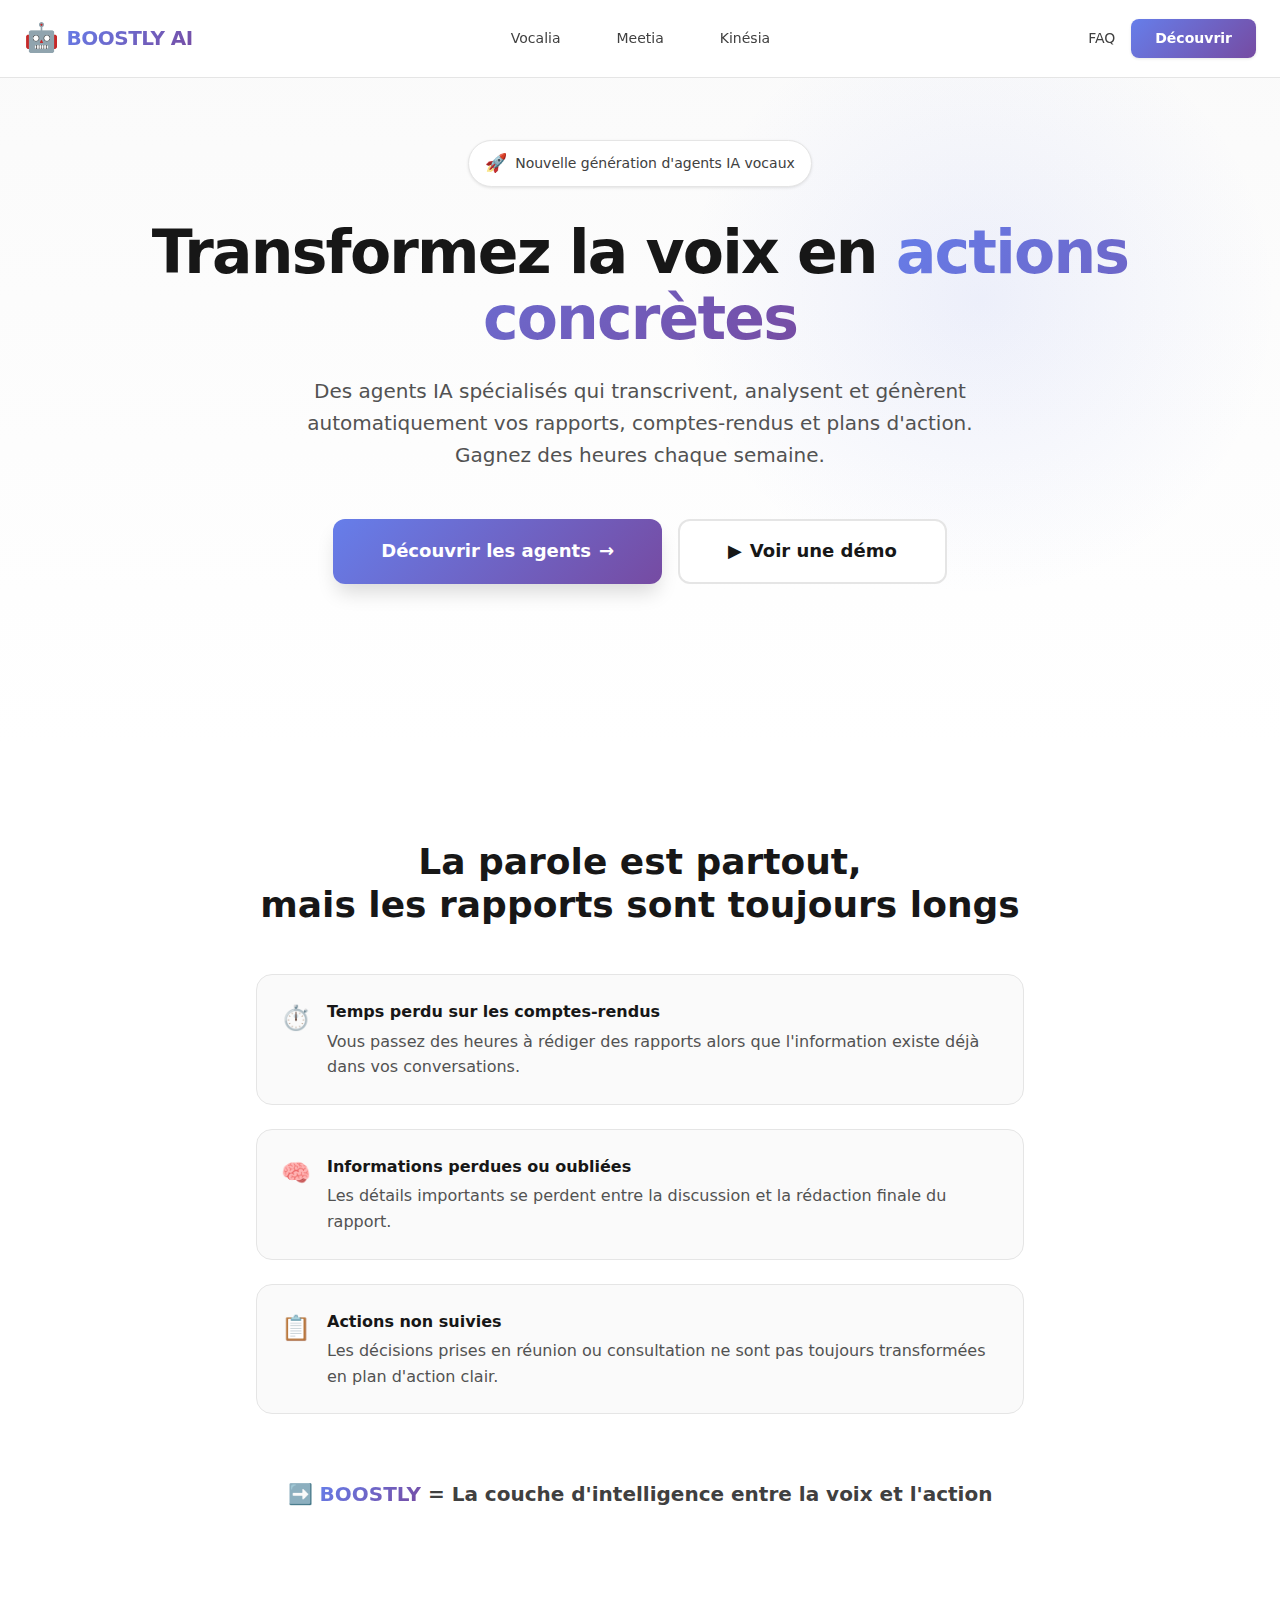
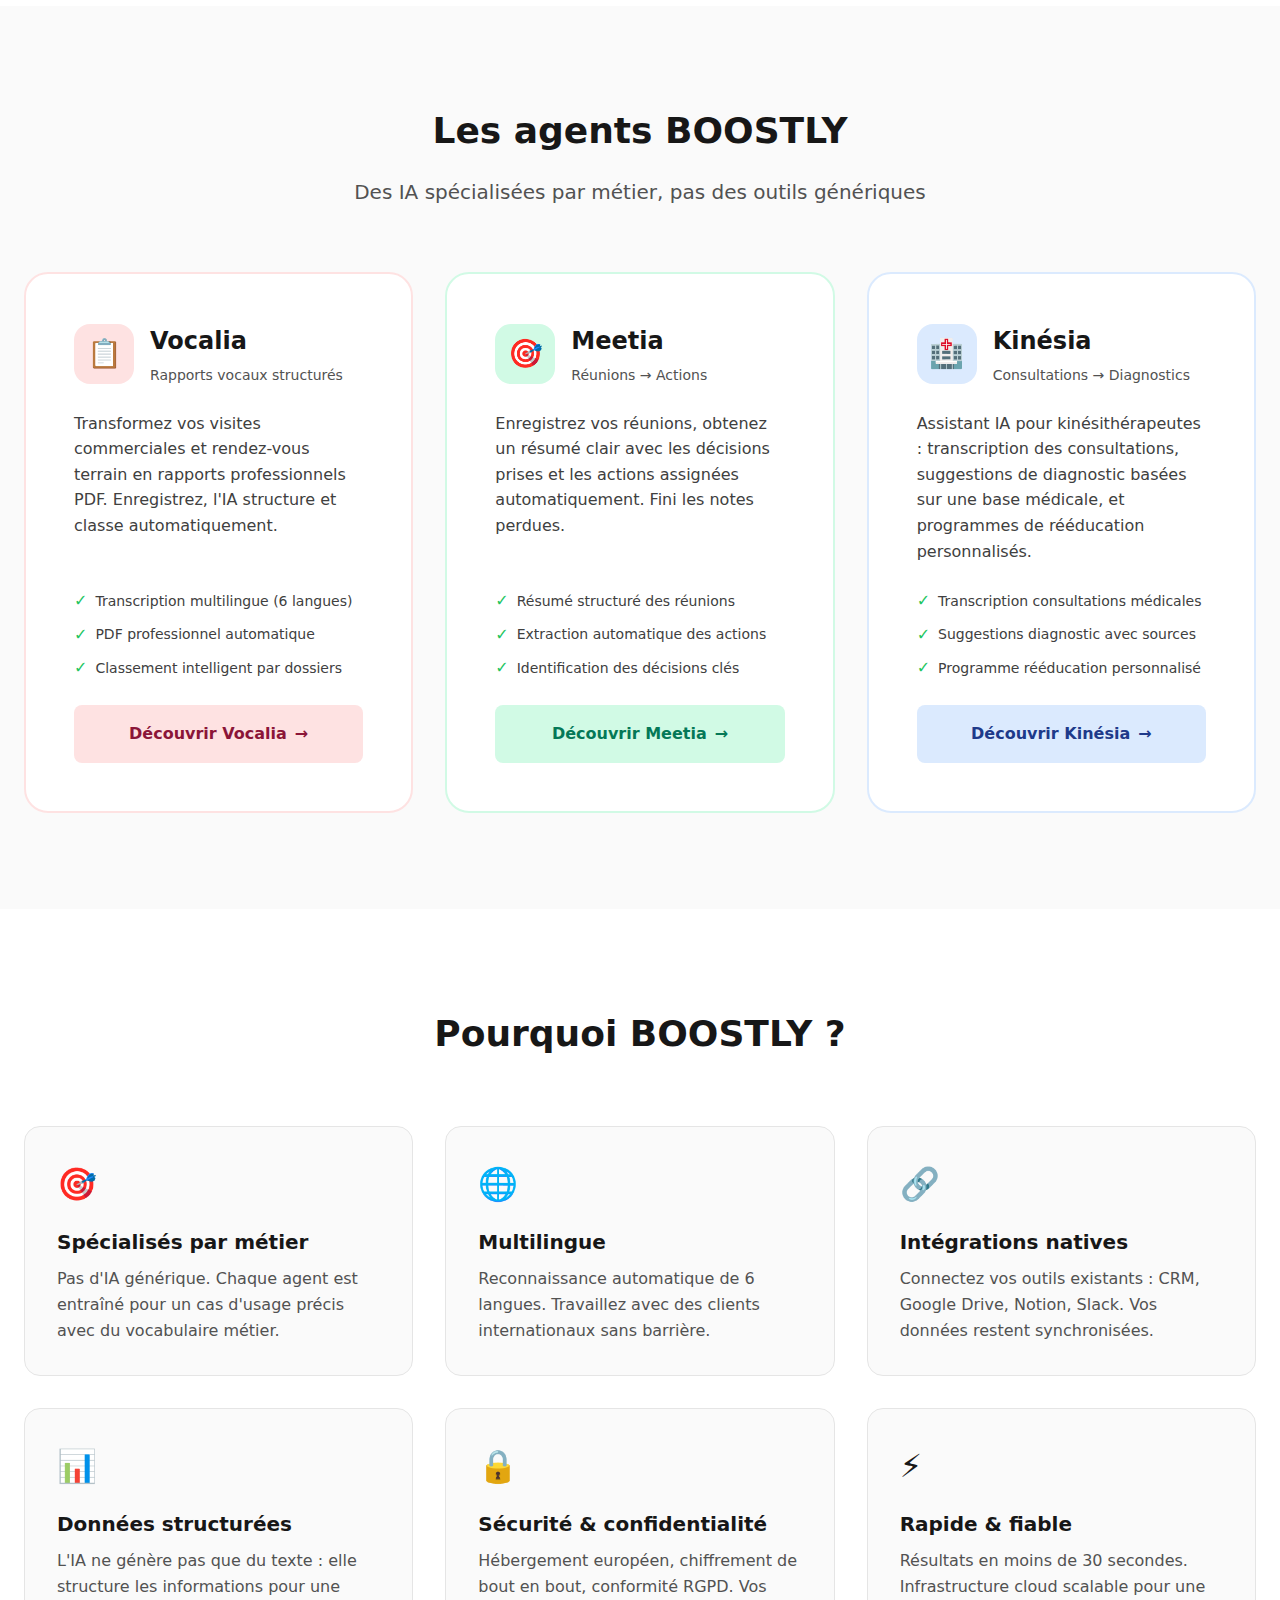
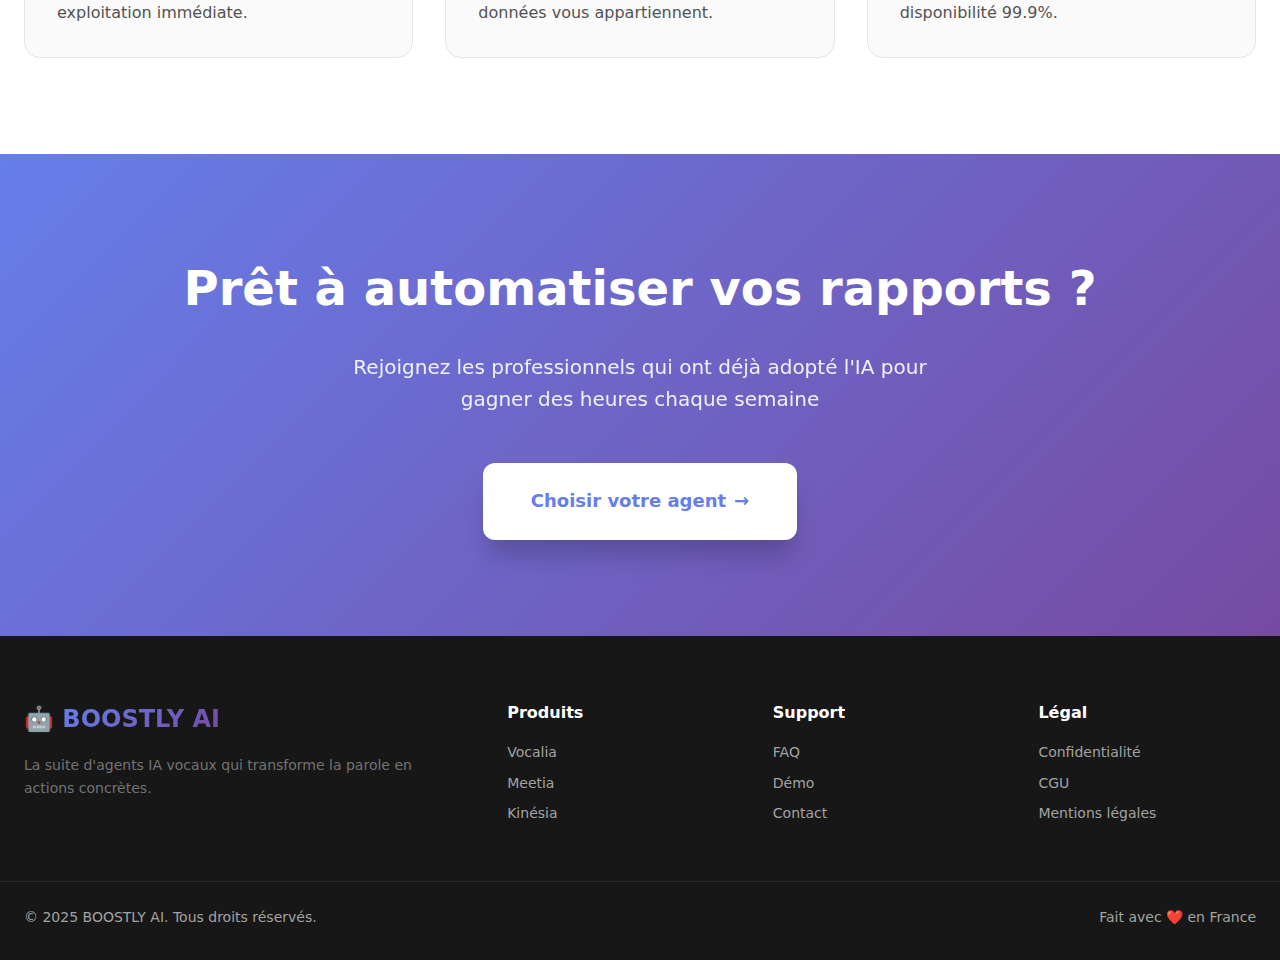
<file: index.html>
<!DOCTYPE html>
<html lang="fr">
<head>
    <base href="./">
    <meta charset="UTF-8">
    <meta name="viewport" content="width=device-width, initial-scale=1.0">
    <title>BOOSTLY AI - Agents vocaux intelligents pour professionnels</title>
    <meta name="description" content="Transformez la parole en rapports, décisions et plans d'action avec nos agents IA spécialisés. Vocalia, Meetia, Kinésia : des solutions métier adaptées.">
    <link rel="icon" href="data:image/svg+xml,<svg xmlns='http://www.w3.org/2000/svg' viewBox='0 0 100 100'><text y='.9em' font-size='90'>🤖</text></svg>">
    <link rel="stylesheet" href="css/variables.css">
    <link rel="stylesheet" href="css/boostly.css">
</head>
<body>
    <!-- NAVIGATION -->
    <nav class="boostly-nav">
        <div class="nav-content">
            <a href="index.html" class="nav-logo">
                <span class="nav-logo-icon">🤖</span>
                <span class="gradient-text">BOOSTLY AI</span>
            </a>
            
            <div class="nav-products">
                <a href="vocalia.html" class="product-nav-link vocalia">Vocalia</a>
                <a href="meetia.html" class="product-nav-link meetia">Meetia</a>
                <a href="kinesia.html" class="product-nav-link kinesia">Kinésia</a>
            </div>
            
            <div class="nav-actions">
                <a href="faq.html" style="text-decoration: none; color: var(--gray-700); font-size: var(--text-sm);">FAQ</a>
                <a href="#agents" class="btn-demo">Découvrir</a>
            </div>
        </div>
    </nav>

    <!-- HERO SECTION -->
    <section class="hero">
        <div class="hero-content">
            <div class="hero-badge">
                <span class="hero-badge-icon">🚀</span>
                <span>Nouvelle génération d'agents IA vocaux</span>
            </div>
            
            <h1 class="hero-title">
                Transformez la voix en
                <span class="gradient-text">actions concrètes</span>
            </h1>
            
            <p class="hero-subtitle">
                Des agents IA spécialisés qui transcrivent, analysent et génèrent automatiquement vos rapports, comptes-rendus et plans d'action. Gagnez des heures chaque semaine.
            </p>
            
            <div class="hero-cta">
                <a href="#agents" class="cta-primary">
                    <span>Découvrir les agents</span>
                    <span>→</span>
                </a>
                <a href="#demo" class="cta-secondary">
                    <span>▶</span>
                    <span>Voir une démo</span>
                </a>
            </div>
        </div>
    </section>

    <!-- PROBLÈME SECTION -->
    <section class="problem-section">
        <div class="container">
            <div class="problem-content">
                <h2 class="problem-title">
                    La parole est partout,<br>mais les rapports sont toujours longs
                </h2>
                
                <div class="problem-list">
                    <div class="problem-item">
                        <span class="problem-icon">⏱️</span>
                        <div class="problem-text">
                            <strong>Temps perdu sur les comptes-rendus</strong>
                            <p>Vous passez des heures à rédiger des rapports alors que l'information existe déjà dans vos conversations.</p>
                        </div>
                    </div>
                    
                    <div class="problem-item">
                        <span class="problem-icon">🧠</span>
                        <div class="problem-text">
                            <strong>Informations perdues ou oubliées</strong>
                            <p>Les détails importants se perdent entre la discussion et la rédaction finale du rapport.</p>
                        </div>
                    </div>
                    
                    <div class="problem-item">
                        <span class="problem-icon">📋</span>
                        <div class="problem-text">
                            <strong>Actions non suivies</strong>
                            <p>Les décisions prises en réunion ou consultation ne sont pas toujours transformées en plan d'action clair.</p>
                        </div>
                    </div>
                </div>
                
                <div style="margin-top: var(--space-3xl); text-align: center;">
                    <p style="font-size: var(--text-xl); color: var(--gray-700); font-weight: var(--font-semibold);">
                        ➡️ <span class="gradient-text">BOOSTLY</span> = La couche d'intelligence entre la voix et l'action
                    </p>
                </div>
            </div>
        </div>
    </section>

    <!-- AGENTS SECTION -->
    <section id="agents" class="agents-section">
        <div class="container">
            <div class="section-header">
                <h2 class="section-title">Les agents BOOSTLY</h2>
                <p class="section-subtitle">
                    Des IA spécialisées par métier, pas des outils génériques
                </p>
            </div>
            
            <div class="agents-grid">
                <!-- VOCALIA -->
                <a href="vocalia.html" class="agent-card vocalia">
                    <div class="agent-header">
                        <div class="agent-icon">📋</div>
                        <div>
                            <h3 class="agent-name">Vocalia</h3>
                            <p class="agent-tagline">Rapports vocaux structurés</p>
                        </div>
                    </div>
                    
                    <p class="agent-description">
                        Transformez vos visites commerciales et rendez-vous terrain en rapports professionnels PDF. Enregistrez, l'IA structure et classe automatiquement.
                    </p>
                    
                    <div class="agent-features">
                        <div class="agent-feature">
                            <span class="agent-feature-icon">✓</span>
                            <span>Transcription multilingue (6 langues)</span>
                        </div>
                        <div class="agent-feature">
                            <span class="agent-feature-icon">✓</span>
                            <span>PDF professionnel automatique</span>
                        </div>
                        <div class="agent-feature">
                            <span class="agent-feature-icon">✓</span>
                            <span>Classement intelligent par dossiers</span>
                        </div>
                    </div>
                    
                    <div class="agent-cta">
                        <span>Découvrir Vocalia</span>
                        <span>→</span>
                    </div>
                </a>

                <!-- MEETIA -->
                <a href="meetia.html" class="agent-card meetia">
                    <div class="agent-header">
                        <div class="agent-icon">🎯</div>
                        <div>
                            <h3 class="agent-name">Meetia</h3>
                            <p class="agent-tagline">Réunions → Actions</p>
                        </div>
                    </div>
                    
                    <p class="agent-description">
                        Enregistrez vos réunions, obtenez un résumé clair avec les décisions prises et les actions assignées automatiquement. Fini les notes perdues.
                    </p>
                    
                    <div class="agent-features">
                        <div class="agent-feature">
                            <span class="agent-feature-icon">✓</span>
                            <span>Résumé structuré des réunions</span>
                        </div>
                        <div class="agent-feature">
                            <span class="agent-feature-icon">✓</span>
                            <span>Extraction automatique des actions</span>
                        </div>
                        <div class="agent-feature">
                            <span class="agent-feature-icon">✓</span>
                            <span>Identification des décisions clés</span>
                        </div>
                    </div>
                    
                    <div class="agent-cta">
                        <span>Découvrir Meetia</span>
                        <span>→</span>
                    </div>
                </a>

                <!-- KINÉSIA -->
                <a href="kinesia.html" class="agent-card kinesia">
                    <div class="agent-header">
                        <div class="agent-icon">🏥</div>
                        <div>
                            <h3 class="agent-name">Kinésia</h3>
                            <p class="agent-tagline">Consultations → Diagnostics</p>
                        </div>
                    </div>
                    
                    <p class="agent-description">
                        Assistant IA pour kinésithérapeutes : transcription des consultations, suggestions de diagnostic basées sur une base médicale, et programmes de rééducation personnalisés.
                    </p>
                    
                    <div class="agent-features">
                        <div class="agent-feature">
                            <span class="agent-feature-icon">✓</span>
                            <span>Transcription consultations médicales</span>
                        </div>
                        <div class="agent-feature">
                            <span class="agent-feature-icon">✓</span>
                            <span>Suggestions diagnostic avec sources</span>
                        </div>
                        <div class="agent-feature">
                            <span class="agent-feature-icon">✓</span>
                            <span>Programme rééducation personnalisé</span>
                        </div>
                    </div>
                    
                    <div class="agent-cta">
                        <span>Découvrir Kinésia</span>
                        <span>→</span>
                    </div>
                </a>
            </div>
        </div>
    </section>

    <!-- POURQUOI BOOSTLY -->
    <section class="problem-section" style="background: white;">
        <div class="container">
            <div class="section-header">
                <h2 class="section-title">Pourquoi BOOSTLY ?</h2>
            </div>
            
            <div class="agents-grid" style="margin-top: var(--space-3xl);">
                <div style="padding: var(--space-xl); background: var(--gray-50); border-radius: var(--radius-lg); border: 1px solid var(--gray-200);">
                    <div style="font-size: 32px; margin-bottom: var(--space-md);">🎯</div>
                    <h3 style="font-size: var(--text-xl); font-weight: var(--font-semibold); margin-bottom: var(--space-sm);">Spécialisés par métier</h3>
                    <p style="color: var(--gray-600);">Pas d'IA générique. Chaque agent est entraîné pour un cas d'usage précis avec du vocabulaire métier.</p>
                </div>
                
                <div style="padding: var(--space-xl); background: var(--gray-50); border-radius: var(--radius-lg); border: 1px solid var(--gray-200);">
                    <div style="font-size: 32px; margin-bottom: var(--space-md);">🌐</div>
                    <h3 style="font-size: var(--text-xl); font-weight: var(--font-semibold); margin-bottom: var(--space-sm);">Multilingue</h3>
                    <p style="color: var(--gray-600);">Reconnaissance automatique de 6 langues. Travaillez avec des clients internationaux sans barrière.</p>
                </div>
                
                <div style="padding: var(--space-xl); background: var(--gray-50); border-radius: var(--radius-lg); border: 1px solid var(--gray-200);">
                    <div style="font-size: 32px; margin-bottom: var(--space-md);">🔗</div>
                    <h3 style="font-size: var(--text-xl); font-weight: var(--font-semibold); margin-bottom: var(--space-sm);">Intégrations natives</h3>
                    <p style="color: var(--gray-600);">Connectez vos outils existants : CRM, Google Drive, Notion, Slack. Vos données restent synchronisées.</p>
                </div>
                
                <div style="padding: var(--space-xl); background: var(--gray-50); border-radius: var(--radius-lg); border: 1px solid var(--gray-200);">
                    <div style="font-size: 32px; margin-bottom: var(--space-md);">📊</div>
                    <h3 style="font-size: var(--text-xl); font-weight: var(--font-semibold); margin-bottom: var(--space-sm);">Données structurées</h3>
                    <p style="color: var(--gray-600);">L'IA ne génère pas que du texte : elle structure les informations pour une exploitation immédiate.</p>
                </div>
                
                <div style="padding: var(--space-xl); background: var(--gray-50); border-radius: var(--radius-lg); border: 1px solid var(--gray-200);">
                    <div style="font-size: 32px; margin-bottom: var(--space-md);">🔒</div>
                    <h3 style="font-size: var(--text-xl); font-weight: var(--font-semibold); margin-bottom: var(--space-sm);">Sécurité & confidentialité</h3>
                    <p style="color: var(--gray-600);">Hébergement européen, chiffrement de bout en bout, conformité RGPD. Vos données vous appartiennent.</p>
                </div>
                
                <div style="padding: var(--space-xl); background: var(--gray-50); border-radius: var(--radius-lg); border: 1px solid var(--gray-200);">
                    <div style="font-size: 32px; margin-bottom: var(--space-md);">⚡</div>
                    <h3 style="font-size: var(--text-xl); font-weight: var(--font-semibold); margin-bottom: var(--space-sm);">Rapide & fiable</h3>
                    <p style="color: var(--gray-600);">Résultats en moins de 30 secondes. Infrastructure cloud scalable pour une disponibilité 99.9%.</p>
                </div>
            </div>
        </div>
    </section>

    <!-- FINAL CTA -->
    <section class="final-cta">
        <div class="container">
            <h2 class="final-cta-title">Prêt à automatiser vos rapports ?</h2>
            <p class="final-cta-subtitle">
                Rejoignez les professionnels qui ont déjà adopté l'IA pour gagner des heures chaque semaine
            </p>
            <a href="#agents" class="final-cta-button">
                <span>Choisir votre agent</span>
                <span>→</span>
            </a>
        </div>
    </section>

    <!-- FOOTER -->
    <footer class="footer">
        <div class="footer-content">
            <div class="footer-brand">
                <div class="footer-logo">
                    <span>🤖</span>
                    <span class="gradient-text">BOOSTLY AI</span>
                </div>
                <p class="footer-tagline">
                    La suite d'agents IA vocaux qui transforme la parole en actions concrètes.
                </p>
            </div>
            
            <div class="footer-section">
                <h4>Produits</h4>
                <a href="vocalia.html">Vocalia</a>
                <a href="meetia.html">Meetia</a>
                <a href="kinesia.html">Kinésia</a>
            </div>
            
            <div class="footer-section">
                <h4>Support</h4>
                <a href="faq.html">FAQ</a>
                <a href="#demo">Démo</a>
                <a href="mailto:contact@boostly.ai">Contact</a>
            </div>
            
            <div class="footer-section">
                <h4>Légal</h4>
                <a href="privacy.html">Confidentialité</a>
                <a href="terms.html">CGU</a>
                <a href="legal.html">Mentions légales</a>
            </div>
        </div>
        
        <div class="footer-bottom">
            <p>&copy; 2025 BOOSTLY AI. Tous droits réservés.</p>
            <p>Fait avec ❤️ en France</p>
        </div>
    </footer>

    <!-- SCRIPTS -->
    <script>
        // Smooth scroll pour les liens d'ancrage
        document.querySelectorAll('a[href^="#"]').forEach(anchor => {
            anchor.addEventListener('click', function (e) {
                e.preventDefault();
                const target = document.querySelector(this.getAttribute('href'));
                if (target) {
                    target.scrollIntoView({
                        behavior: 'smooth',
                        block: 'start'
                    });
                }
            });
        });
    </script>
</body>
</html>
</file>
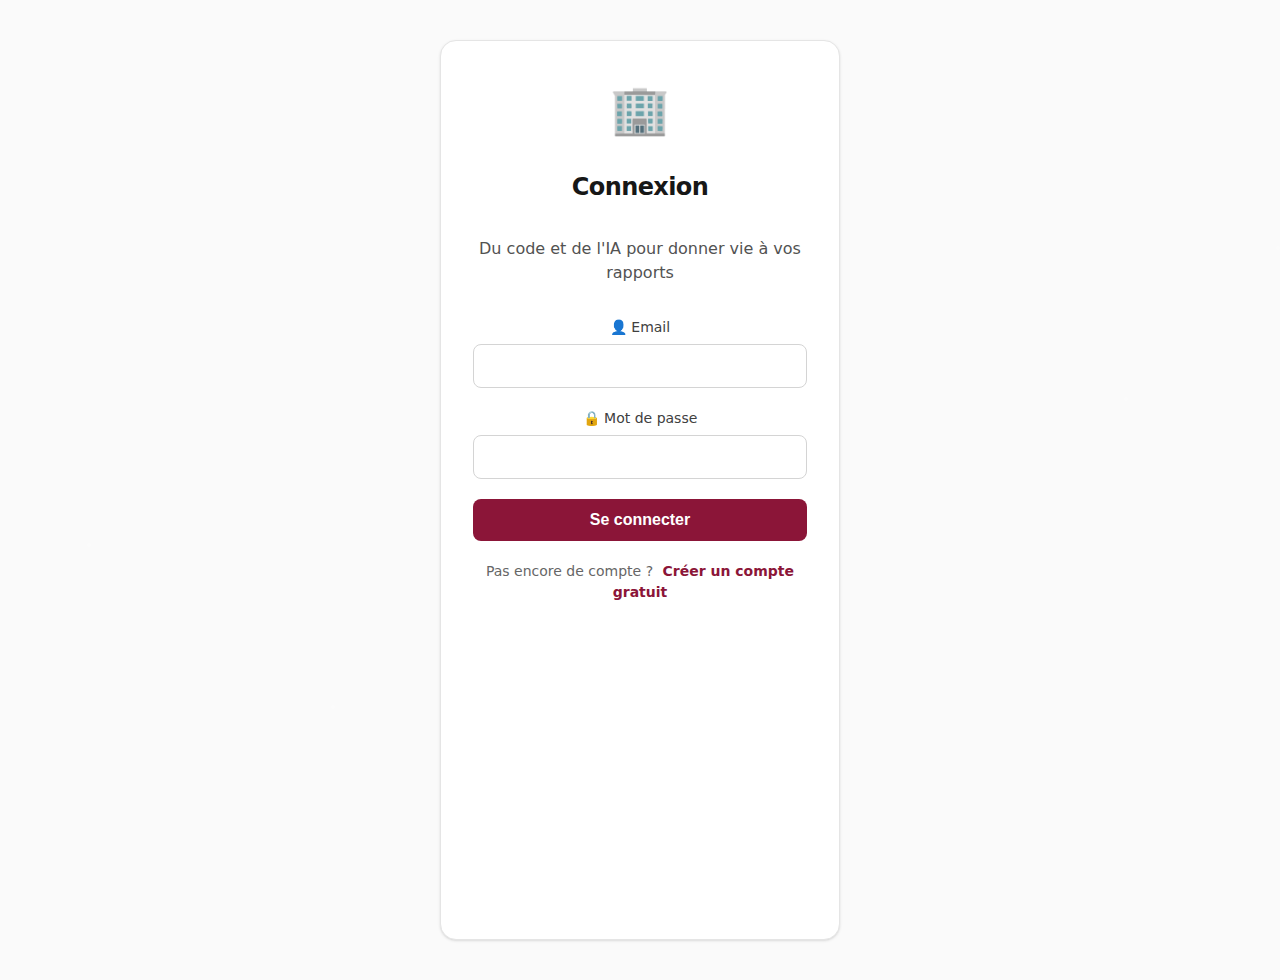
<file: VOCALIA/index.html>
<!DOCTYPE html>
<html lang="fr">
<head>
    <meta charset="UTF-8">
    <meta http-equiv="refresh" content="0; url=app.html">
    <title>VOCALIA - Redirection</title>
</head>
<body>
    <p>Redirection vers VOCALIA...</p>
    <script>
        window.location.href = 'app.html';
    </script>
</body>
</html>
</file>
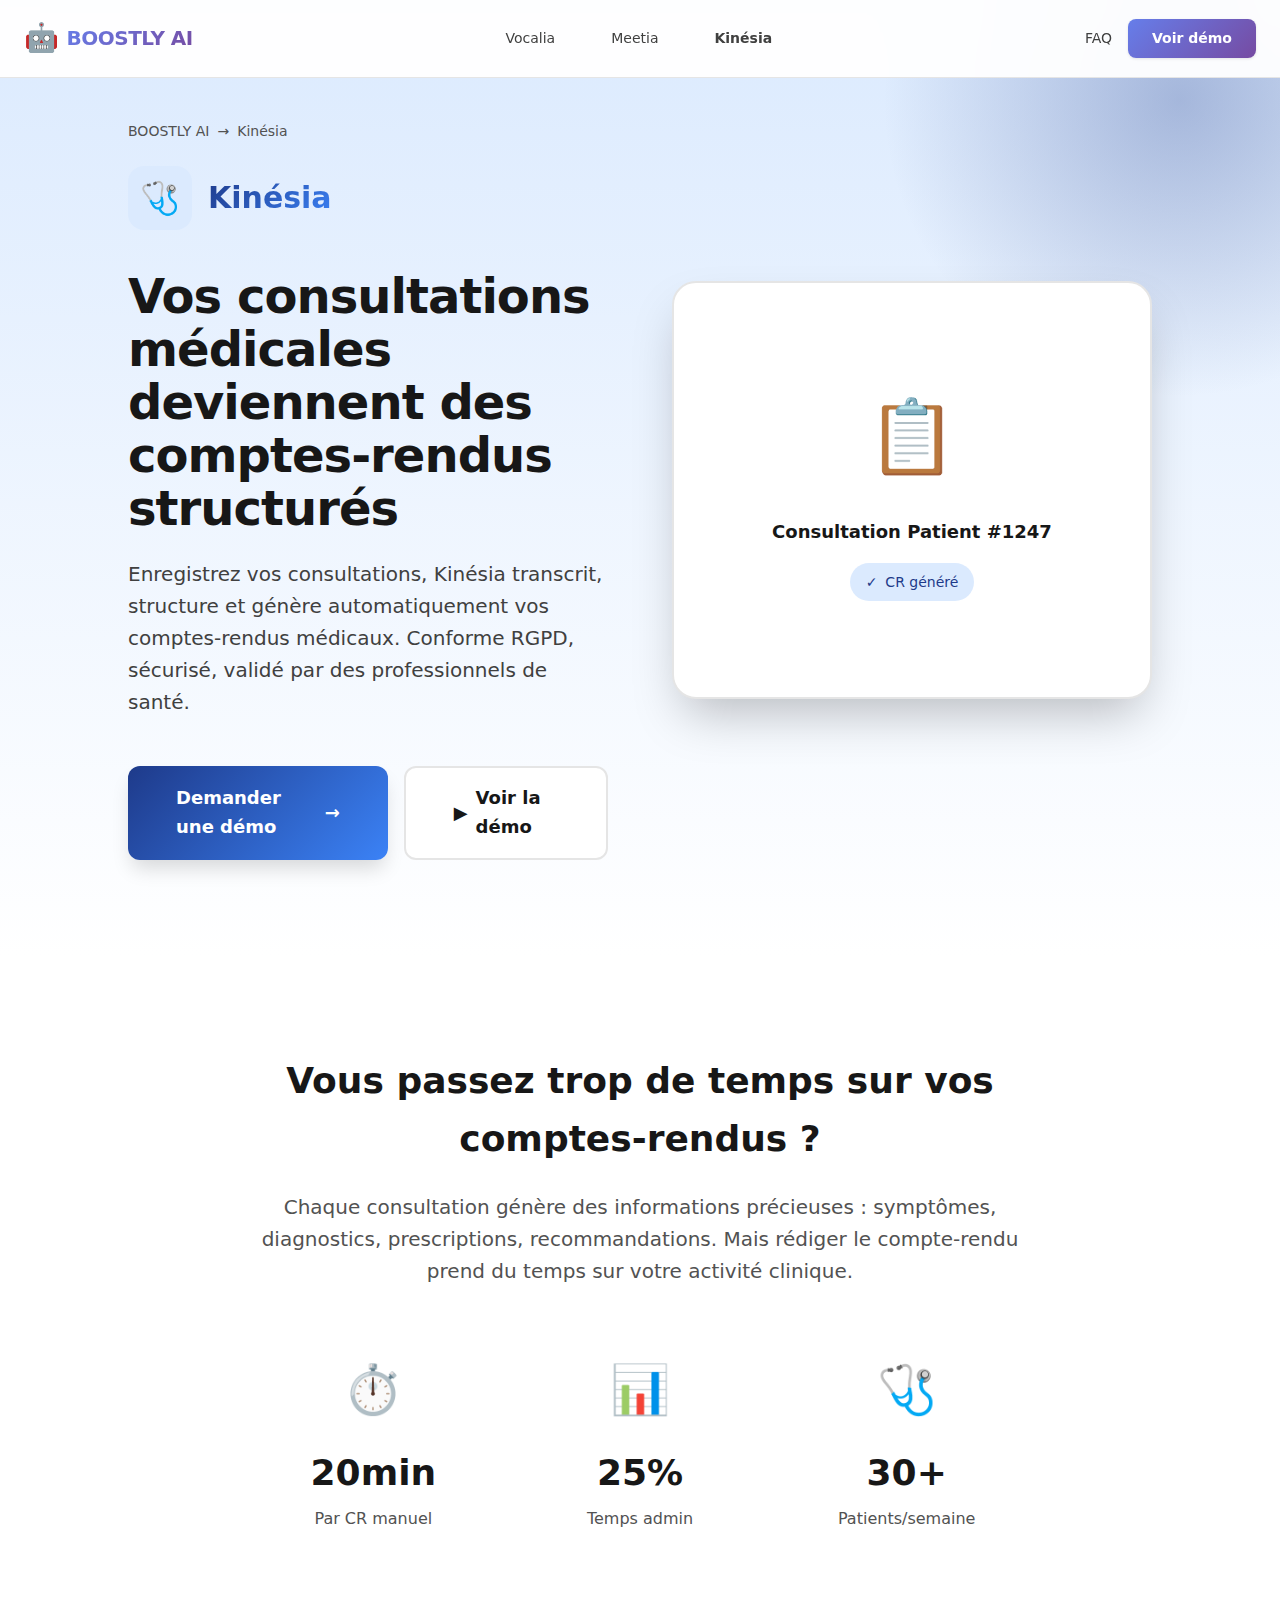
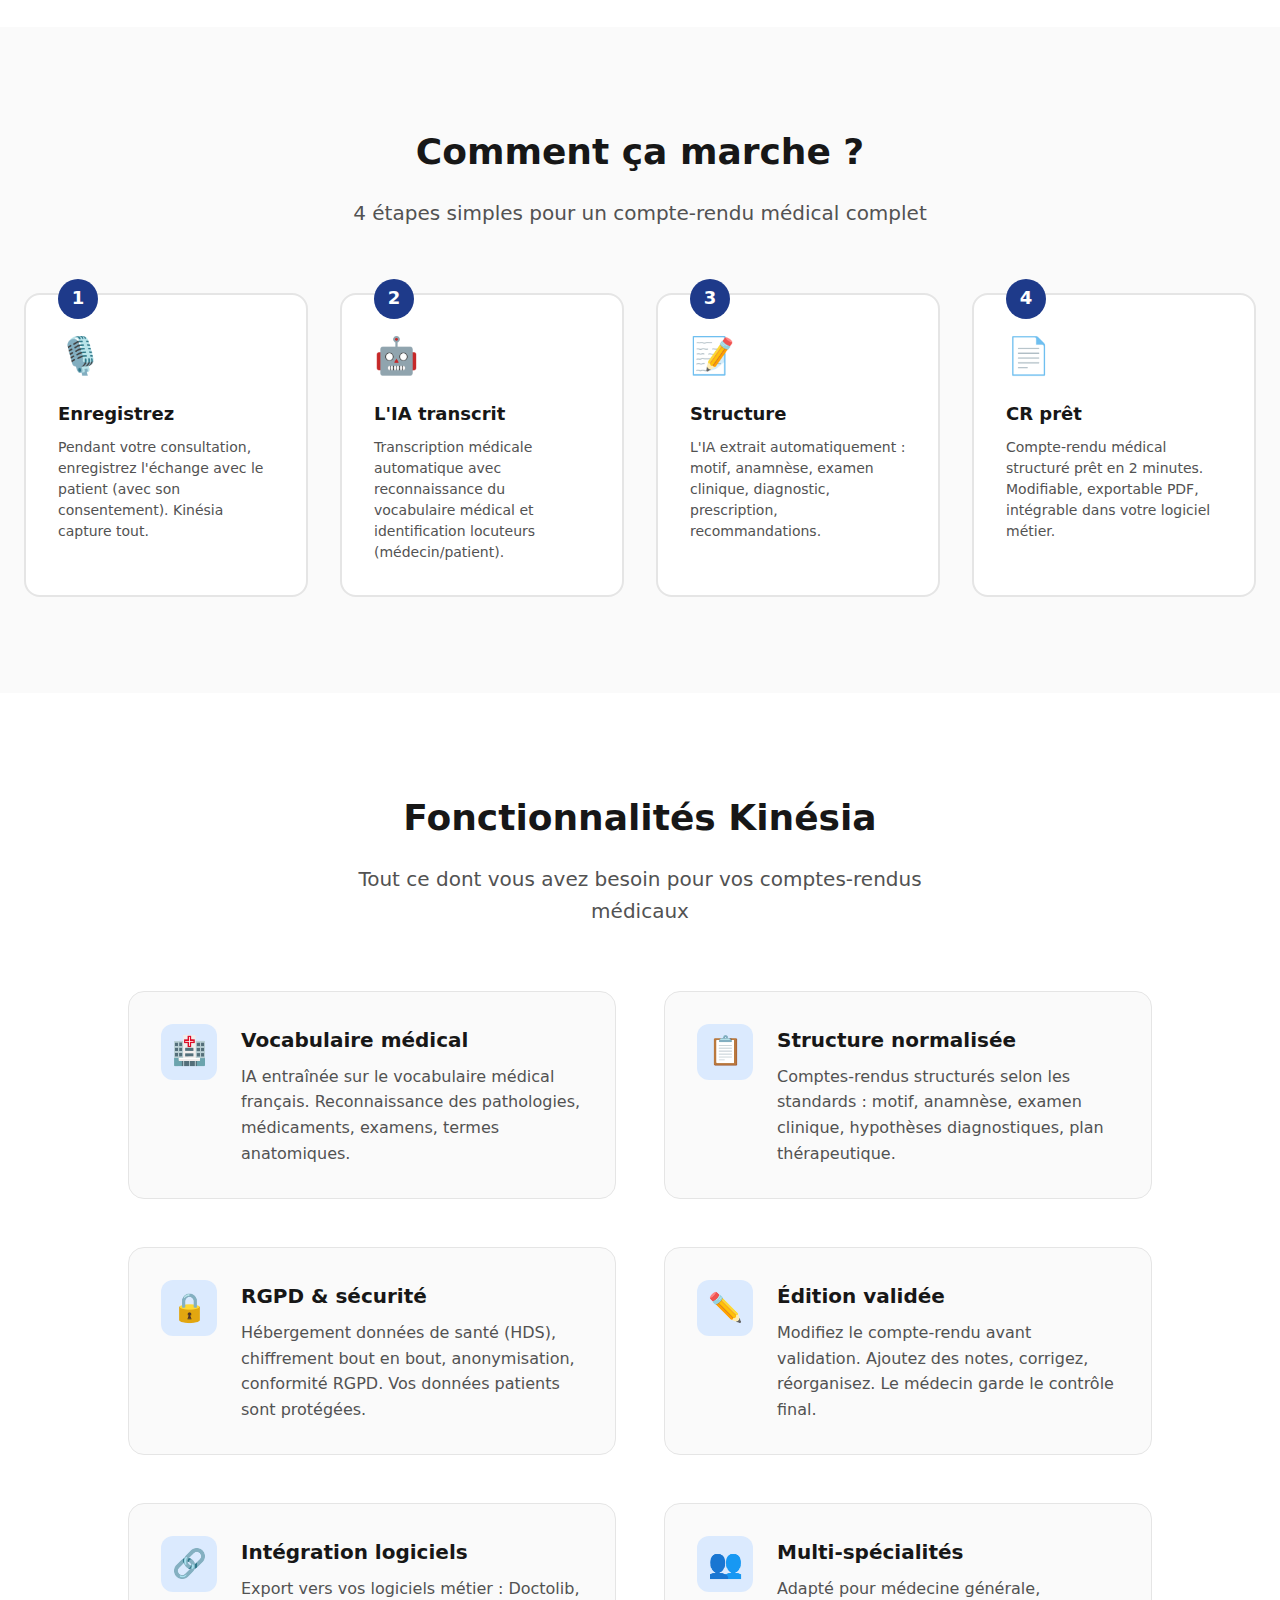
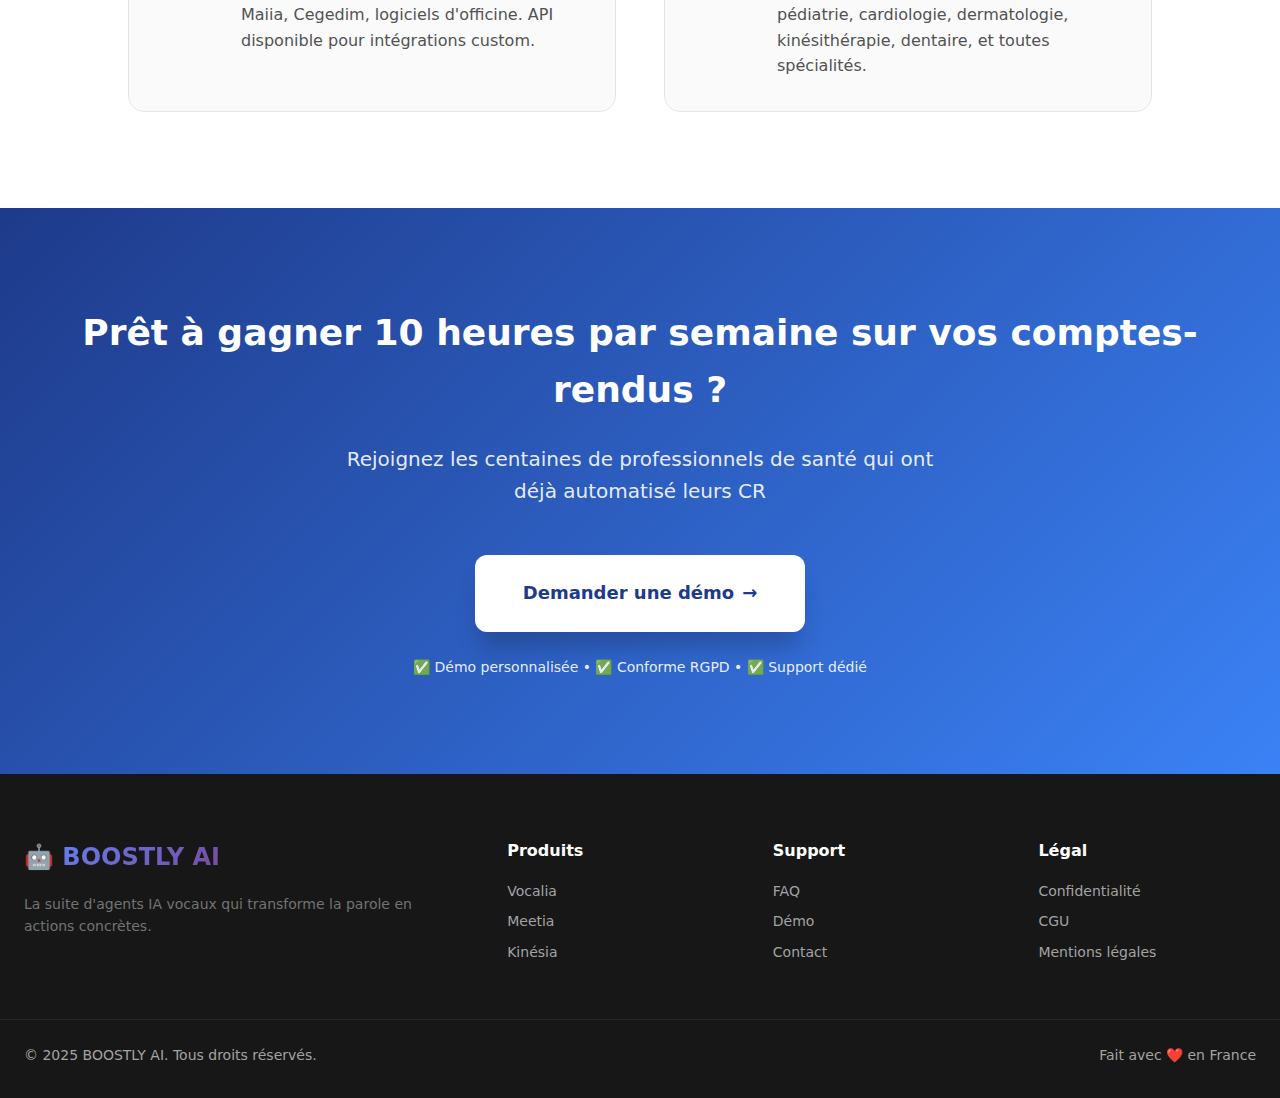
<file: kinesia.html>
<!DOCTYPE html>
<html lang="fr">
<head>
    <meta charset="UTF-8">
    <meta name="viewport" content="width=device-width, initial-scale=1.0">
    <title>Kinésia - Consultations médicales transformées | BOOSTLY AI</title>
    <meta name="description" content="Enregistrez vos consultations médicales, obtenez une transcription structurée et générez automatiquement vos comptes-rendus. RGPD compliant.">
    <link rel="icon" href="data:image/svg+xml,<svg xmlns='http://www.w3.org/2000/svg' viewBox='0 0 100 100'><text y='.9em' font-size='90'>🩺</text></svg>">
    <link rel="stylesheet" href="css/variables.css">
    <link rel="stylesheet" href="css/boostly.css">
    <link rel="stylesheet" href="css/product-page.css">
</head>
<body>
    <!-- NAVIGATION -->
    <nav class="boostly-nav">
        <div class="nav-content">
            <a href="index.html" class="nav-logo">
                <span class="nav-logo-icon">🤖</span>
                <span class="gradient-text">BOOSTLY AI</span>
            </a>
            
            <div class="nav-products">
                <a href="vocalia.html" class="product-nav-link vocalia">Vocalia</a>
                <a href="meetia.html" class="product-nav-link meetia">Meetia</a>
                <a href="kinesia.html" class="product-nav-link kinesia" style="font-weight: 600;">Kinésia</a>
            </div>
            
            <div class="nav-actions">
                <a href="faq.html" style="text-decoration: none; color: var(--gray-700); font-size: var(--text-sm);">FAQ</a>
                <a href="#demo" class="btn-demo">Voir démo</a>
            </div>
        </div>
    </nav>

    <!-- HERO PRODUIT -->
    <section class="product-hero kinesia">
        <div class="container">
            <div class="product-hero-content">
                <div class="product-hero-text">
                    <div class="product-breadcrumb">
                        <a href="index.html">BOOSTLY AI</a>
                        <span>→</span>
                        <span>Kinésia</span>
                    </div>
                    
                    <div class="product-logo">
                        <div class="product-logo-icon">🩺</div>
                        <h1 class="product-name gradient-text-kinesia">Kinésia</h1>
                    </div>
                    
                    <h2 class="product-hero-title">
                        Vos consultations médicales deviennent des comptes-rendus structurés
                    </h2>
                    
                    <p class="product-hero-subtitle">
                        Enregistrez vos consultations, Kinésia transcrit, structure et génère automatiquement vos comptes-rendus médicaux. Conforme RGPD, sécurisé, validé par des professionnels de santé.
                    </p>
                    
                    <div class="product-hero-cta">
                        <a href="../KINESIA/login.html" class="product-cta-primary">
                            <span>Demander une démo</span>
                            <span>→</span>
                        </a>
                        <a href="#demo" class="product-cta-secondary">
                            <span>▶</span>
                            <span>Voir la démo</span>
                        </a>
                    </div>
                </div>
                
                <div class="product-hero-visual">
                    <div class="product-demo-mockup">
                        <div style="text-align: center; padding: var(--space-2xl);">
                            <div style="font-size: 72px; margin-bottom: var(--space-lg);">📋</div>
                            <div style="font-size: var(--text-lg); font-weight: var(--font-semibold); margin-bottom: var(--space-md); color: var(--gray-900);">Consultation Patient #1247</div>
                            <div style="display: inline-flex; align-items: center; gap: var(--space-sm); padding: var(--space-sm) var(--space-md); background: var(--kinesia-light); border-radius: var(--radius-full); color: var(--kinesia-primary); font-size: var(--text-sm); font-weight: var(--font-medium);">
                                <span>✓</span>
                                <span>CR généré</span>
                            </div>
                        </div>
                    </div>
                </div>
            </div>
        </div>
    </section>

    <!-- PROBLÈME MÉTIER -->
    <section class="problem-metier">
        <div class="container">
            <div class="problem-metier-content">
                <h2 class="problem-metier-title">
                    Vous passez trop de temps sur vos comptes-rendus ?
                </h2>
                
                <p class="problem-metier-description">
                    Chaque consultation génère des informations précieuses : symptômes, diagnostics, prescriptions, recommandations. Mais rédiger le compte-rendu prend du temps sur votre activité clinique.
                </p>
                
                <div class="problem-stats">
                    <div class="problem-stat">
                        <div class="problem-stat-icon">⏱️</div>
                        <div class="problem-stat-value">20min</div>
                        <div class="problem-stat-label">Par CR manuel</div>
                    </div>
                    <div class="problem-stat">
                        <div class="problem-stat-icon">📊</div>
                        <div class="problem-stat-value">25%</div>
                        <div class="problem-stat-label">Temps admin</div>
                    </div>
                    <div class="problem-stat">
                        <div class="problem-stat-icon">🩺</div>
                        <div class="problem-stat-value">30+</div>
                        <div class="problem-stat-label">Patients/semaine</div>
                    </div>
                </div>
            </div>
        </div>
    </section>

    <!-- FONCTIONNEMENT -->
    <section class="fonctionnement kinesia">
        <div class="container">
            <div class="section-header">
                <h2 class="section-title">Comment ça marche ?</h2>
                <p class="section-subtitle">4 étapes simples pour un compte-rendu médical complet</p>
            </div>
            
            <div class="steps-grid">
                <div class="step-card">
                    <div class="step-number">1</div>
                    <div class="step-icon">🎙️</div>
                    <h3 class="step-title">Enregistrez</h3>
                    <p class="step-description">
                        Pendant votre consultation, enregistrez l'échange avec le patient (avec son consentement). Kinésia capture tout.
                    </p>
                </div>
                
                <div class="step-card">
                    <div class="step-number">2</div>
                    <div class="step-icon">🤖</div>
                    <h3 class="step-title">L'IA transcrit</h3>
                    <p class="step-description">
                        Transcription médicale automatique avec reconnaissance du vocabulaire médical et identification locuteurs (médecin/patient).
                    </p>
                </div>
                
                <div class="step-card">
                    <div class="step-number">3</div>
                    <div class="step-icon">📝</div>
                    <h3 class="step-title">Structure</h3>
                    <p class="step-description">
                        L'IA extrait automatiquement : motif, anamnèse, examen clinique, diagnostic, prescription, recommandations.
                    </p>
                </div>
                
                <div class="step-card">
                    <div class="step-number">4</div>
                    <div class="step-icon">📄</div>
                    <h3 class="step-title">CR prêt</h3>
                    <p class="step-description">
                        Compte-rendu médical structuré prêt en 2 minutes. Modifiable, exportable PDF, intégrable dans votre logiciel métier.
                    </p>
                </div>
            </div>
        </div>
    </section>

    <!-- FONCTIONNALITÉS -->
    <section class="features-product kinesia">
        <div class="container">
            <div class="section-header">
                <h2 class="section-title">Fonctionnalités Kinésia</h2>
                <p class="section-subtitle">Tout ce dont vous avez besoin pour vos comptes-rendus médicaux</p>
            </div>
            
            <div class="features-grid-product">
                <div class="feature-card-product">
                    <div class="feature-icon-product">🏥</div>
                    <div class="feature-content-product">
                        <h3 class="feature-title-product">Vocabulaire médical</h3>
                        <p class="feature-description-product">
                            IA entraînée sur le vocabulaire médical français. Reconnaissance des pathologies, médicaments, examens, termes anatomiques.
                        </p>
                    </div>
                </div>
                
                <div class="feature-card-product">
                    <div class="feature-icon-product">📋</div>
                    <div class="feature-content-product">
                        <h3 class="feature-title-product">Structure normalisée</h3>
                        <p class="feature-description-product">
                            Comptes-rendus structurés selon les standards : motif, anamnèse, examen clinique, hypothèses diagnostiques, plan thérapeutique.
                        </p>
                    </div>
                </div>
                
                <div class="feature-card-product">
                    <div class="feature-icon-product">🔒</div>
                    <div class="feature-content-product">
                        <h3 class="feature-title-product">RGPD & sécurité</h3>
                        <p class="feature-description-product">
                            Hébergement données de santé (HDS), chiffrement bout en bout, anonymisation, conformité RGPD. Vos données patients sont protégées.
                        </p>
                    </div>
                </div>
                
                <div class="feature-card-product">
                    <div class="feature-icon-product">✏️</div>
                    <div class="feature-content-product">
                        <h3 class="feature-title-product">Édition validée</h3>
                        <p class="feature-description-product">
                            Modifiez le compte-rendu avant validation. Ajoutez des notes, corrigez, réorganisez. Le médecin garde le contrôle final.
                        </p>
                    </div>
                </div>
                
                <div class="feature-card-product">
                    <div class="feature-icon-product">🔗</div>
                    <div class="feature-content-product">
                        <h3 class="feature-title-product">Intégration logiciels</h3>
                        <p class="feature-description-product">
                            Export vers vos logiciels métier : Doctolib, Maiia, Cegedim, logiciels d'officine. API disponible pour intégrations custom.
                        </p>
                    </div>
                </div>
                
                <div class="feature-card-product">
                    <div class="feature-icon-product">👥</div>
                    <div class="feature-content-product">
                        <h3 class="feature-title-product">Multi-spécialités</h3>
                        <p class="feature-description-product">
                            Adapté pour médecine générale, pédiatrie, cardiologie, dermatologie, kinésithérapie, dentaire, et toutes spécialités.
                        </p>
                    </div>
                </div>
            </div>
        </div>
    </section>

    <!-- CTA FINAL -->
    <section class="product-final-cta kinesia">
        <div class="container">
            <h2 class="product-final-cta-title">
                Prêt à gagner 10 heures par semaine sur vos comptes-rendus ?
            </h2>
            <p class="product-final-cta-subtitle">
                Rejoignez les centaines de professionnels de santé qui ont déjà automatisé leurs CR
            </p>
            <a href="../KINESIA/login.html" class="product-final-cta-button">
                <span>Demander une démo</span>
                <span>→</span>
            </a>
            <div style="margin-top: var(--space-lg); color: rgba(255, 255, 255, 0.9); font-size: var(--text-sm);">
                ✅ Démo personnalisée • ✅ Conforme RGPD • ✅ Support dédié
            </div>
        </div>
    </section>

    <!-- FOOTER -->
    <footer class="footer">
        <div class="footer-content">
            <div class="footer-brand">
                <div class="footer-logo">
                    <span>🤖</span>
                    <span class="gradient-text">BOOSTLY AI</span>
                </div>
                <p class="footer-tagline">
                    La suite d'agents IA vocaux qui transforme la parole en actions concrètes.
                </p>
            </div>
            
            <div class="footer-section">
                <h4>Produits</h4>
                <a href="vocalia.html">Vocalia</a>
                <a href="meetia.html">Meetia</a>
                <a href="kinesia.html">Kinésia</a>
            </div>
            
            <div class="footer-section">
                <h4>Support</h4>
                <a href="faq.html">FAQ</a>
                <a href="#demo">Démo</a>
                <a href="mailto:contact@boostly.ai">Contact</a>
            </div>
            
            <div class="footer-section">
                <h4>Légal</h4>
                <a href="privacy.html">Confidentialité</a>
                <a href="terms.html">CGU</a>
                <a href="legal.html">Mentions légales</a>
            </div>
        </div>
        
        <div class="footer-bottom">
            <p>&copy; 2025 BOOSTLY AI. Tous droits réservés.</p>
            <p>Fait avec ❤️ en France</p>
        </div>
    </footer>

    <script>
        document.querySelectorAll('a[href^="#"]').forEach(anchor => {
            anchor.addEventListener('click', function (e) {
                e.preventDefault();
                const target = document.querySelector(this.getAttribute('href'));
                if (target) {
                    target.scrollIntoView({ behavior: 'smooth', block: 'start' });
                }
            });
        });
    </script>
</body>
</html>
</file>
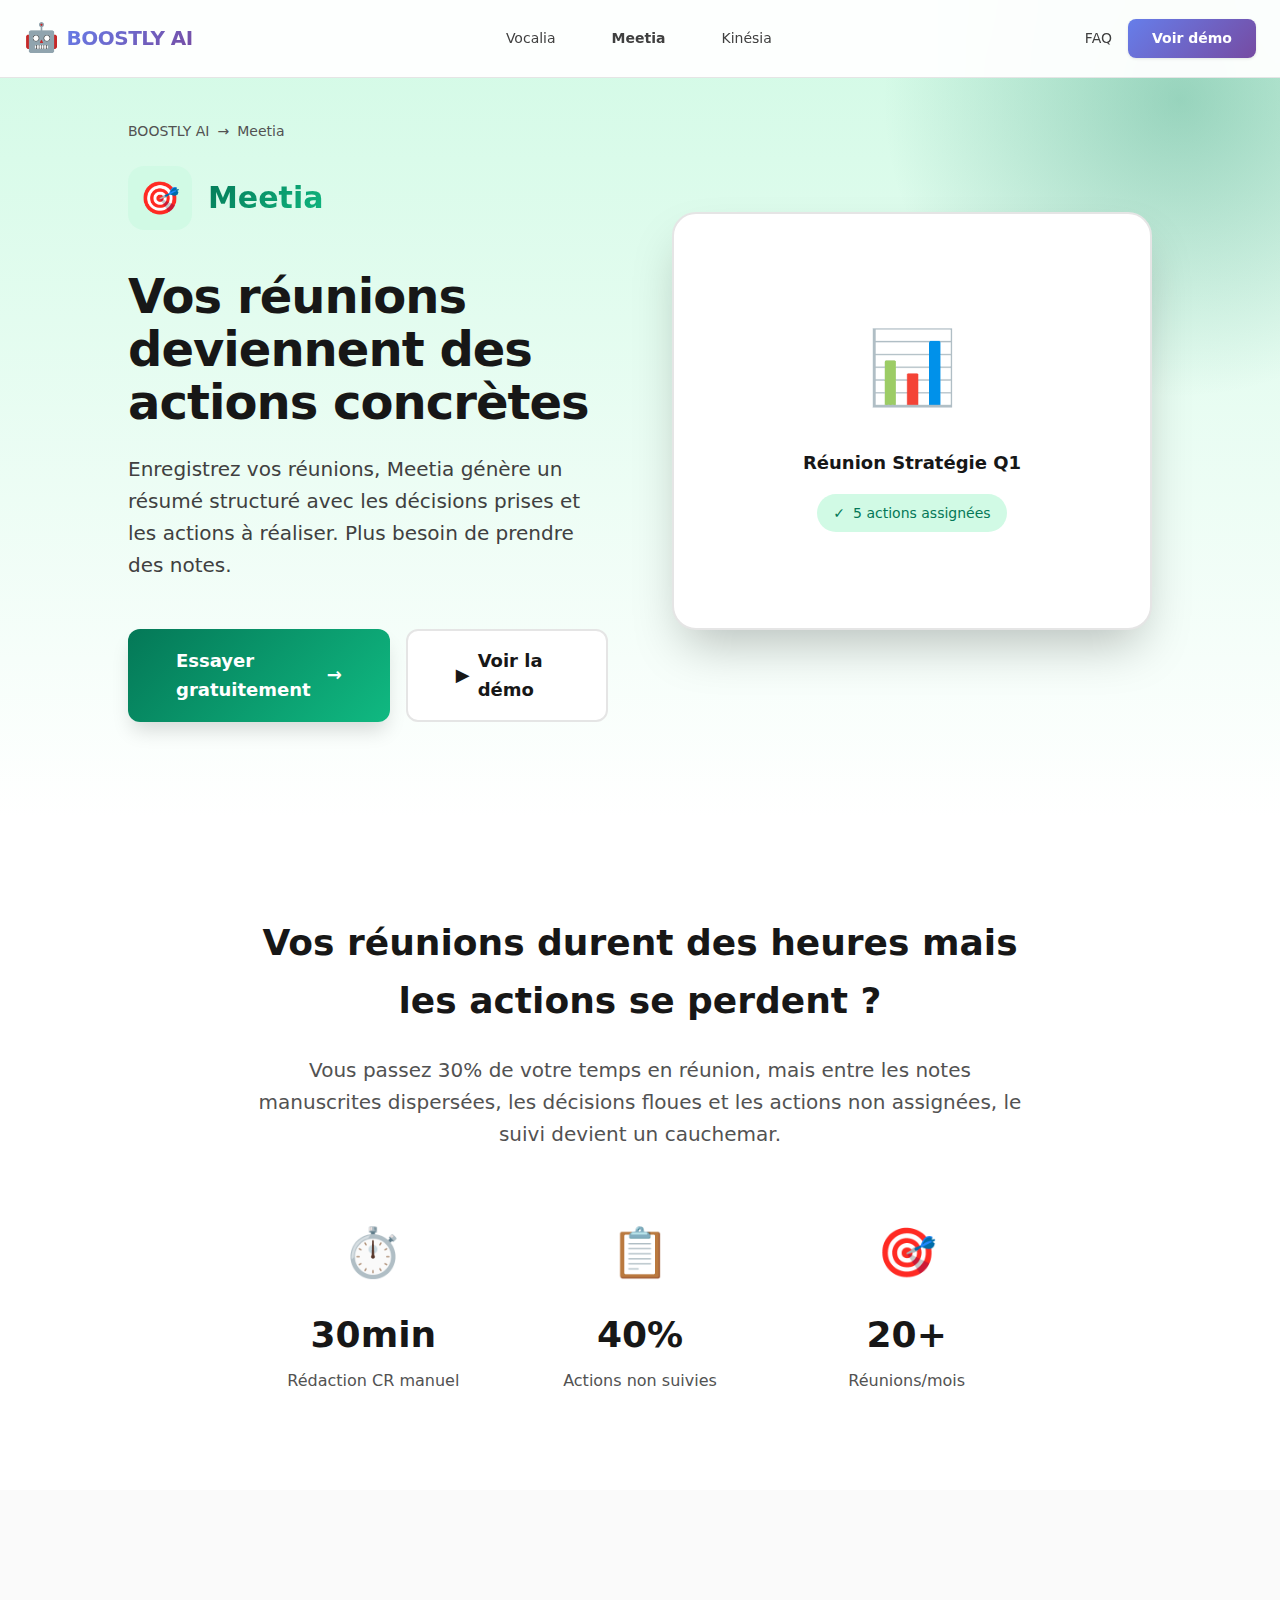
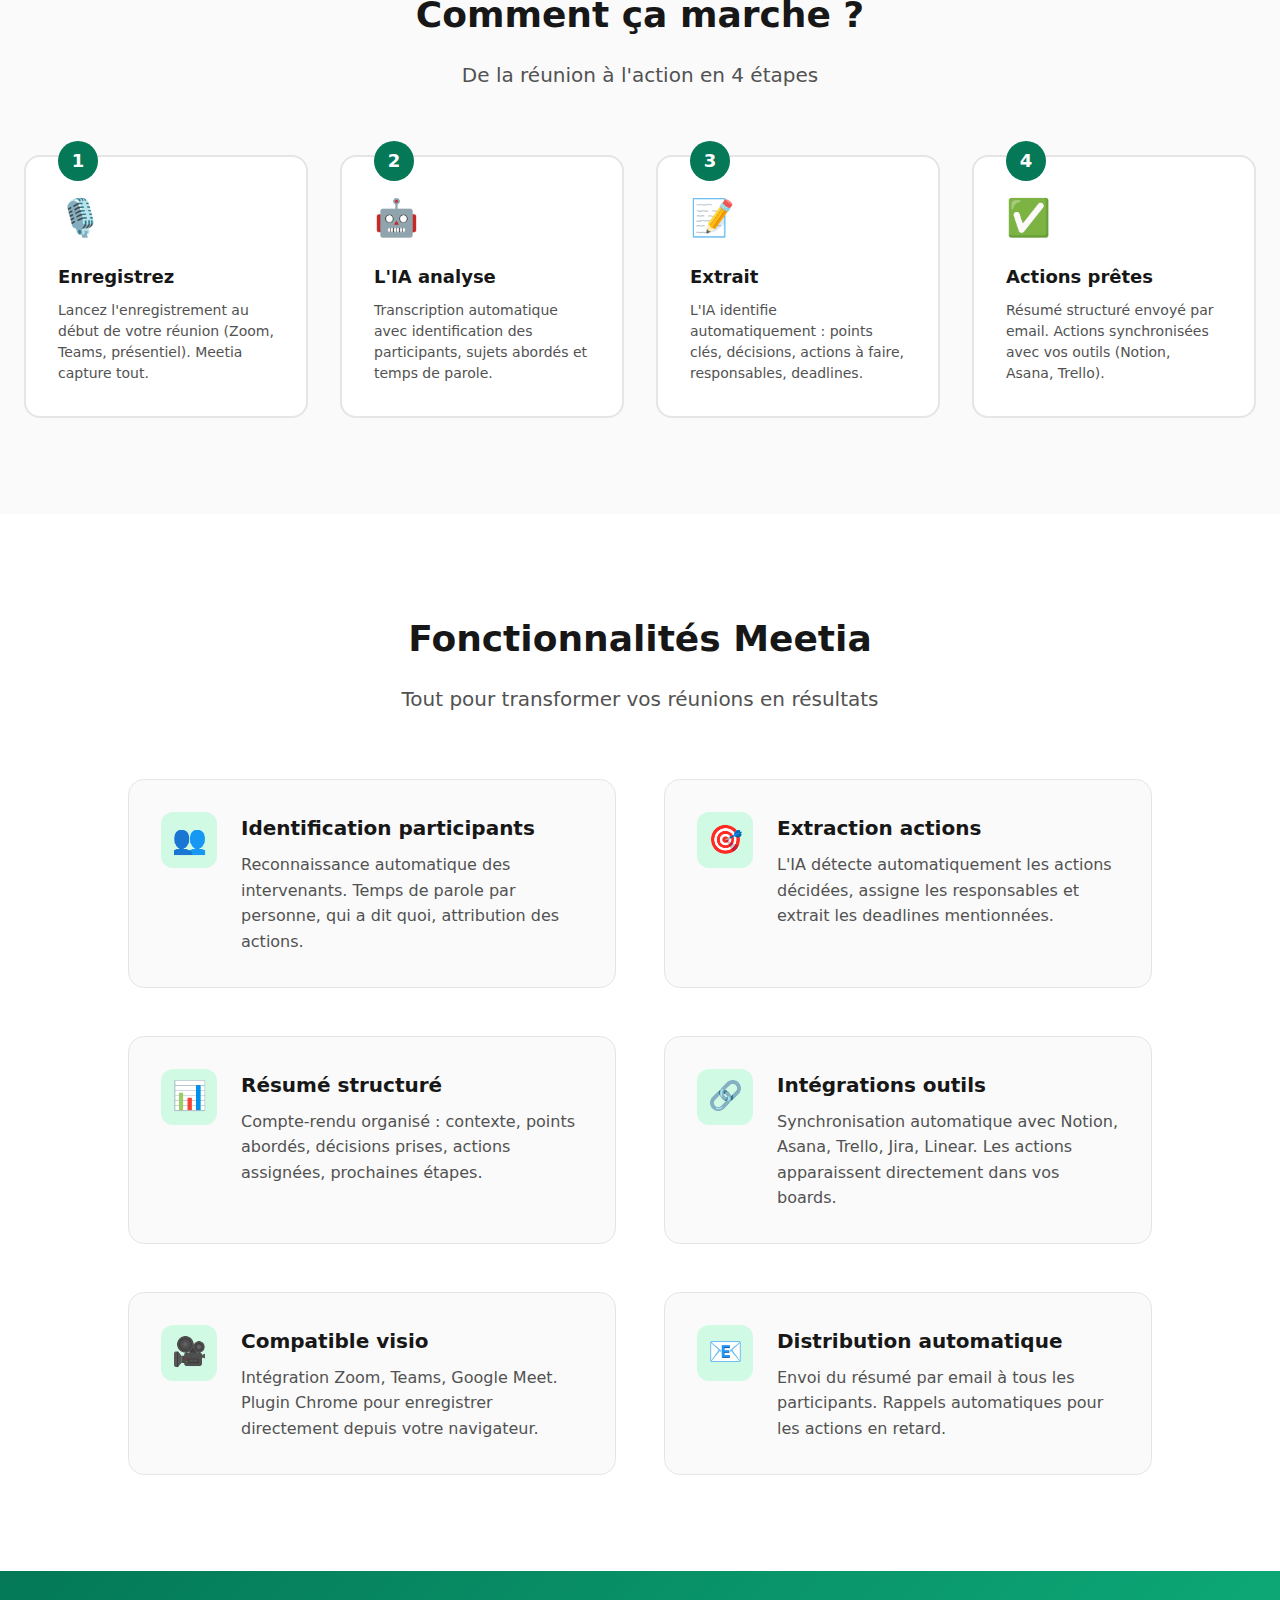
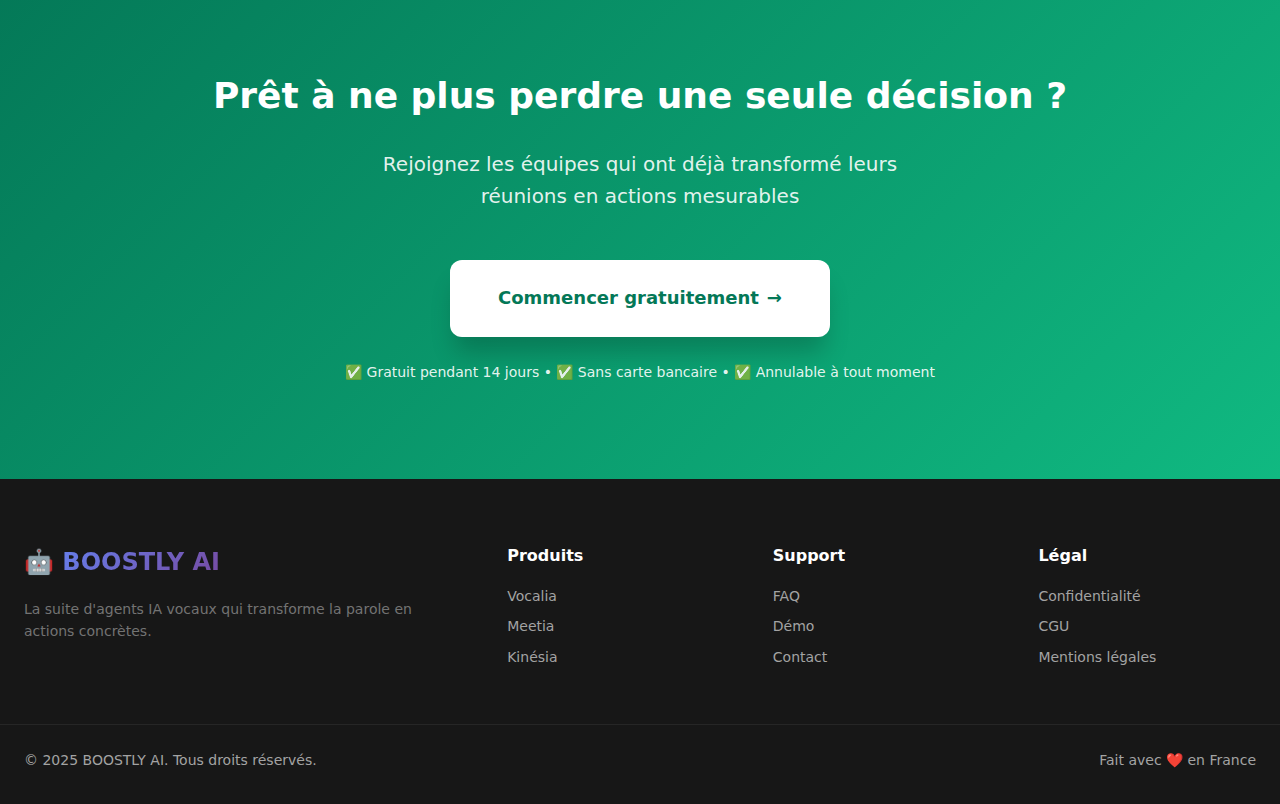
<file: meetia.html>
<!DOCTYPE html>
<html lang="fr">
<head>
    <meta charset="UTF-8">
    <meta name="viewport" content="width=device-width, initial-scale=1.0">
    <title>Meetia - Réunions transformées en actions | BOOSTLY AI</title>
    <meta name="description" content="Enregistrez vos réunions, obtenez un résumé structuré avec décisions prises et actions assignées automatiquement. Fini les notes perdues.">
    <link rel="icon" href="data:image/svg+xml,<svg xmlns='http://www.w3.org/2000/svg' viewBox='0 0 100 100'><text y='.9em' font-size='90'>🎯</text></svg>">
    <link rel="stylesheet" href="css/variables.css">
    <link rel="stylesheet" href="css/boostly.css">
    <link rel="stylesheet" href="css/product-page.css">
</head>
<body>
    <!-- NAVIGATION -->
    <nav class="boostly-nav">
        <div class="nav-content">
            <a href="index.html" class="nav-logo">
                <span class="nav-logo-icon">🤖</span>
                <span class="gradient-text">BOOSTLY AI</span>
            </a>
            
            <div class="nav-products">
                <a href="vocalia.html" class="product-nav-link vocalia">Vocalia</a>
                <a href="meetia.html" class="product-nav-link meetia" style="font-weight: 600;">Meetia</a>
                <a href="kinesia.html" class="product-nav-link kinesia">Kinésia</a>
            </div>
            
            <div class="nav-actions">
                <a href="faq.html" style="text-decoration: none; color: var(--gray-700); font-size: var(--text-sm);">FAQ</a>
                <a href="#demo" class="btn-demo">Voir démo</a>
            </div>
        </div>
    </nav>

    <!-- HERO PRODUIT -->
    <section class="product-hero meetia">
        <div class="container">
            <div class="product-hero-content">
                <div class="product-hero-text">
                    <div class="product-breadcrumb">
                        <a href="index.html">BOOSTLY AI</a>
                        <span>→</span>
                        <span>Meetia</span>
                    </div>
                    
                    <div class="product-logo">
                        <div class="product-logo-icon">🎯</div>
                        <h1 class="product-name gradient-text-meetia">Meetia</h1>
                    </div>
                    
                    <h2 class="product-hero-title">
                        Vos réunions deviennent des actions concrètes
                    </h2>
                    
                    <p class="product-hero-subtitle">
                        Enregistrez vos réunions, Meetia génère un résumé structuré avec les décisions prises et les actions à réaliser. Plus besoin de prendre des notes.
                    </p>
                    
                    <div class="product-hero-cta">
                        <a href="../MEETIA/login.html" class="product-cta-primary">
                            <span>Essayer gratuitement</span>
                            <span>→</span>
                        </a>
                        <a href="#demo" class="product-cta-secondary">
                            <span>▶</span>
                            <span>Voir la démo</span>
                        </a>
                    </div>
                </div>
                
                <div class="product-hero-visual">
                    <div class="product-demo-mockup">
                        <div style="text-align: center; padding: var(--space-2xl);">
                            <div style="font-size: 72px; margin-bottom: var(--space-lg);">📊</div>
                            <div style="font-size: var(--text-lg); font-weight: var(--font-semibold); margin-bottom: var(--space-md); color: var(--gray-900);">Réunion Stratégie Q1</div>
                            <div style="display: inline-flex; align-items: center; gap: var(--space-sm); padding: var(--space-sm) var(--space-md); background: var(--meetia-light); border-radius: var(--radius-full); color: var(--meetia-primary); font-size: var(--text-sm); font-weight: var(--font-medium);">
                                <span>✓</span>
                                <span>5 actions assignées</span>
                            </div>
                        </div>
                    </div>
                </div>
            </div>
        </div>
    </section>

    <!-- PROBLÈME MÉTIER -->
    <section class="problem-metier">
        <div class="container">
            <div class="problem-metier-content">
                <h2 class="problem-metier-title">
                    Vos réunions durent des heures mais les actions se perdent ?
                </h2>
                
                <p class="problem-metier-description">
                    Vous passez 30% de votre temps en réunion, mais entre les notes manuscrites dispersées, les décisions floues et les actions non assignées, le suivi devient un cauchemar.
                </p>
                
                <div class="problem-stats">
                    <div class="problem-stat">
                        <div class="problem-stat-icon">⏱️</div>
                        <div class="problem-stat-value">30min</div>
                        <div class="problem-stat-label">Rédaction CR manuel</div>
                    </div>
                    <div class="problem-stat">
                        <div class="problem-stat-icon">📋</div>
                        <div class="problem-stat-value">40%</div>
                        <div class="problem-stat-label">Actions non suivies</div>
                    </div>
                    <div class="problem-stat">
                        <div class="problem-stat-icon">🎯</div>
                        <div class="problem-stat-value">20+</div>
                        <div class="problem-stat-label">Réunions/mois</div>
                    </div>
                </div>
            </div>
        </div>
    </section>

    <!-- FONCTIONNEMENT -->
    <section class="fonctionnement meetia">
        <div class="container">
            <div class="section-header">
                <h2 class="section-title">Comment ça marche ?</h2>
                <p class="section-subtitle">De la réunion à l'action en 4 étapes</p>
            </div>
            
            <div class="steps-grid">
                <div class="step-card">
                    <div class="step-number">1</div>
                    <div class="step-icon">🎙️</div>
                    <h3 class="step-title">Enregistrez</h3>
                    <p class="step-description">
                        Lancez l'enregistrement au début de votre réunion (Zoom, Teams, présentiel). Meetia capture tout.
                    </p>
                </div>
                
                <div class="step-card">
                    <div class="step-number">2</div>
                    <div class="step-icon">🤖</div>
                    <h3 class="step-title">L'IA analyse</h3>
                    <p class="step-description">
                        Transcription automatique avec identification des participants, sujets abordés et temps de parole.
                    </p>
                </div>
                
                <div class="step-card">
                    <div class="step-number">3</div>
                    <div class="step-icon">📝</div>
                    <h3 class="step-title">Extrait</h3>
                    <p class="step-description">
                        L'IA identifie automatiquement : points clés, décisions, actions à faire, responsables, deadlines.
                    </p>
                </div>
                
                <div class="step-card">
                    <div class="step-number">4</div>
                    <div class="step-icon">✅</div>
                    <h3 class="step-title">Actions prêtes</h3>
                    <p class="step-description">
                        Résumé structuré envoyé par email. Actions synchronisées avec vos outils (Notion, Asana, Trello).
                    </p>
                </div>
            </div>
        </div>
    </section>

    <!-- FONCTIONNALITÉS -->
    <section class="features-product meetia">
        <div class="container">
            <div class="section-header">
                <h2 class="section-title">Fonctionnalités Meetia</h2>
                <p class="section-subtitle">Tout pour transformer vos réunions en résultats</p>
            </div>
            
            <div class="features-grid-product">
                <div class="feature-card-product">
                    <div class="feature-icon-product">👥</div>
                    <div class="feature-content-product">
                        <h3 class="feature-title-product">Identification participants</h3>
                        <p class="feature-description-product">
                            Reconnaissance automatique des intervenants. Temps de parole par personne, qui a dit quoi, attribution des actions.
                        </p>
                    </div>
                </div>
                
                <div class="feature-card-product">
                    <div class="feature-icon-product">🎯</div>
                    <div class="feature-content-product">
                        <h3 class="feature-title-product">Extraction actions</h3>
                        <p class="feature-description-product">
                            L'IA détecte automatiquement les actions décidées, assigne les responsables et extrait les deadlines mentionnées.
                        </p>
                    </div>
                </div>
                
                <div class="feature-card-product">
                    <div class="feature-icon-product">📊</div>
                    <div class="feature-content-product">
                        <h3 class="feature-title-product">Résumé structuré</h3>
                        <p class="feature-description-product">
                            Compte-rendu organisé : contexte, points abordés, décisions prises, actions assignées, prochaines étapes.
                        </p>
                    </div>
                </div>
                
                <div class="feature-card-product">
                    <div class="feature-icon-product">🔗</div>
                    <div class="feature-content-product">
                        <h3 class="feature-title-product">Intégrations outils</h3>
                        <p class="feature-description-product">
                            Synchronisation automatique avec Notion, Asana, Trello, Jira, Linear. Les actions apparaissent directement dans vos boards.
                        </p>
                    </div>
                </div>
                
                <div class="feature-card-product">
                    <div class="feature-icon-product">🎥</div>
                    <div class="feature-content-product">
                        <h3 class="feature-title-product">Compatible visio</h3>
                        <p class="feature-description-product">
                            Intégration Zoom, Teams, Google Meet. Plugin Chrome pour enregistrer directement depuis votre navigateur.
                        </p>
                    </div>
                </div>
                
                <div class="feature-card-product">
                    <div class="feature-icon-product">📧</div>
                    <div class="feature-content-product">
                        <h3 class="feature-title-product">Distribution automatique</h3>
                        <p class="feature-description-product">
                            Envoi du résumé par email à tous les participants. Rappels automatiques pour les actions en retard.
                        </p>
                    </div>
                </div>
            </div>
        </div>
    </section>

    <!-- CTA FINAL -->
    <section class="product-final-cta meetia">
        <div class="container">
            <h2 class="product-final-cta-title">
                Prêt à ne plus perdre une seule décision ?
            </h2>
            <p class="product-final-cta-subtitle">
                Rejoignez les équipes qui ont déjà transformé leurs réunions en actions mesurables
            </p>
            <a href="../MEETIA/login.html" class="product-final-cta-button">
                <span>Commencer gratuitement</span>
                <span>→</span>
            </a>
            <div style="margin-top: var(--space-lg); color: rgba(255, 255, 255, 0.9); font-size: var(--text-sm);">
                ✅ Gratuit pendant 14 jours • ✅ Sans carte bancaire • ✅ Annulable à tout moment
            </div>
        </div>
    </section>

    <!-- FOOTER -->
    <footer class="footer">
        <div class="footer-content">
            <div class="footer-brand">
                <div class="footer-logo">
                    <span>🤖</span>
                    <span class="gradient-text">BOOSTLY AI</span>
                </div>
                <p class="footer-tagline">
                    La suite d'agents IA vocaux qui transforme la parole en actions concrètes.
                </p>
            </div>
            
            <div class="footer-section">
                <h4>Produits</h4>
                <a href="vocalia.html">Vocalia</a>
                <a href="meetia.html">Meetia</a>
                <a href="kinesia.html">Kinésia</a>
            </div>
            
            <div class="footer-section">
                <h4>Support</h4>
                <a href="faq.html">FAQ</a>
                <a href="#demo">Démo</a>
                <a href="mailto:contact@boostly.ai">Contact</a>
            </div>
            
            <div class="footer-section">
                <h4>Légal</h4>
                <a href="privacy.html">Confidentialité</a>
                <a href="terms.html">CGU</a>
                <a href="legal.html">Mentions légales</a>
            </div>
        </div>
        
        <div class="footer-bottom">
            <p>&copy; 2025 BOOSTLY AI. Tous droits réservés.</p>
            <p>Fait avec ❤️ en France</p>
        </div>
    </footer>

    <script>
        document.querySelectorAll('a[href^="#"]').forEach(anchor => {
            anchor.addEventListener('click', function (e) {
                e.preventDefault();
                const target = document.querySelector(this.getAttribute('href'));
                if (target) {
                    target.scrollIntoView({ behavior: 'smooth', block: 'start' });
                }
            });
        });
    </script>
</body>
</html>
</file>
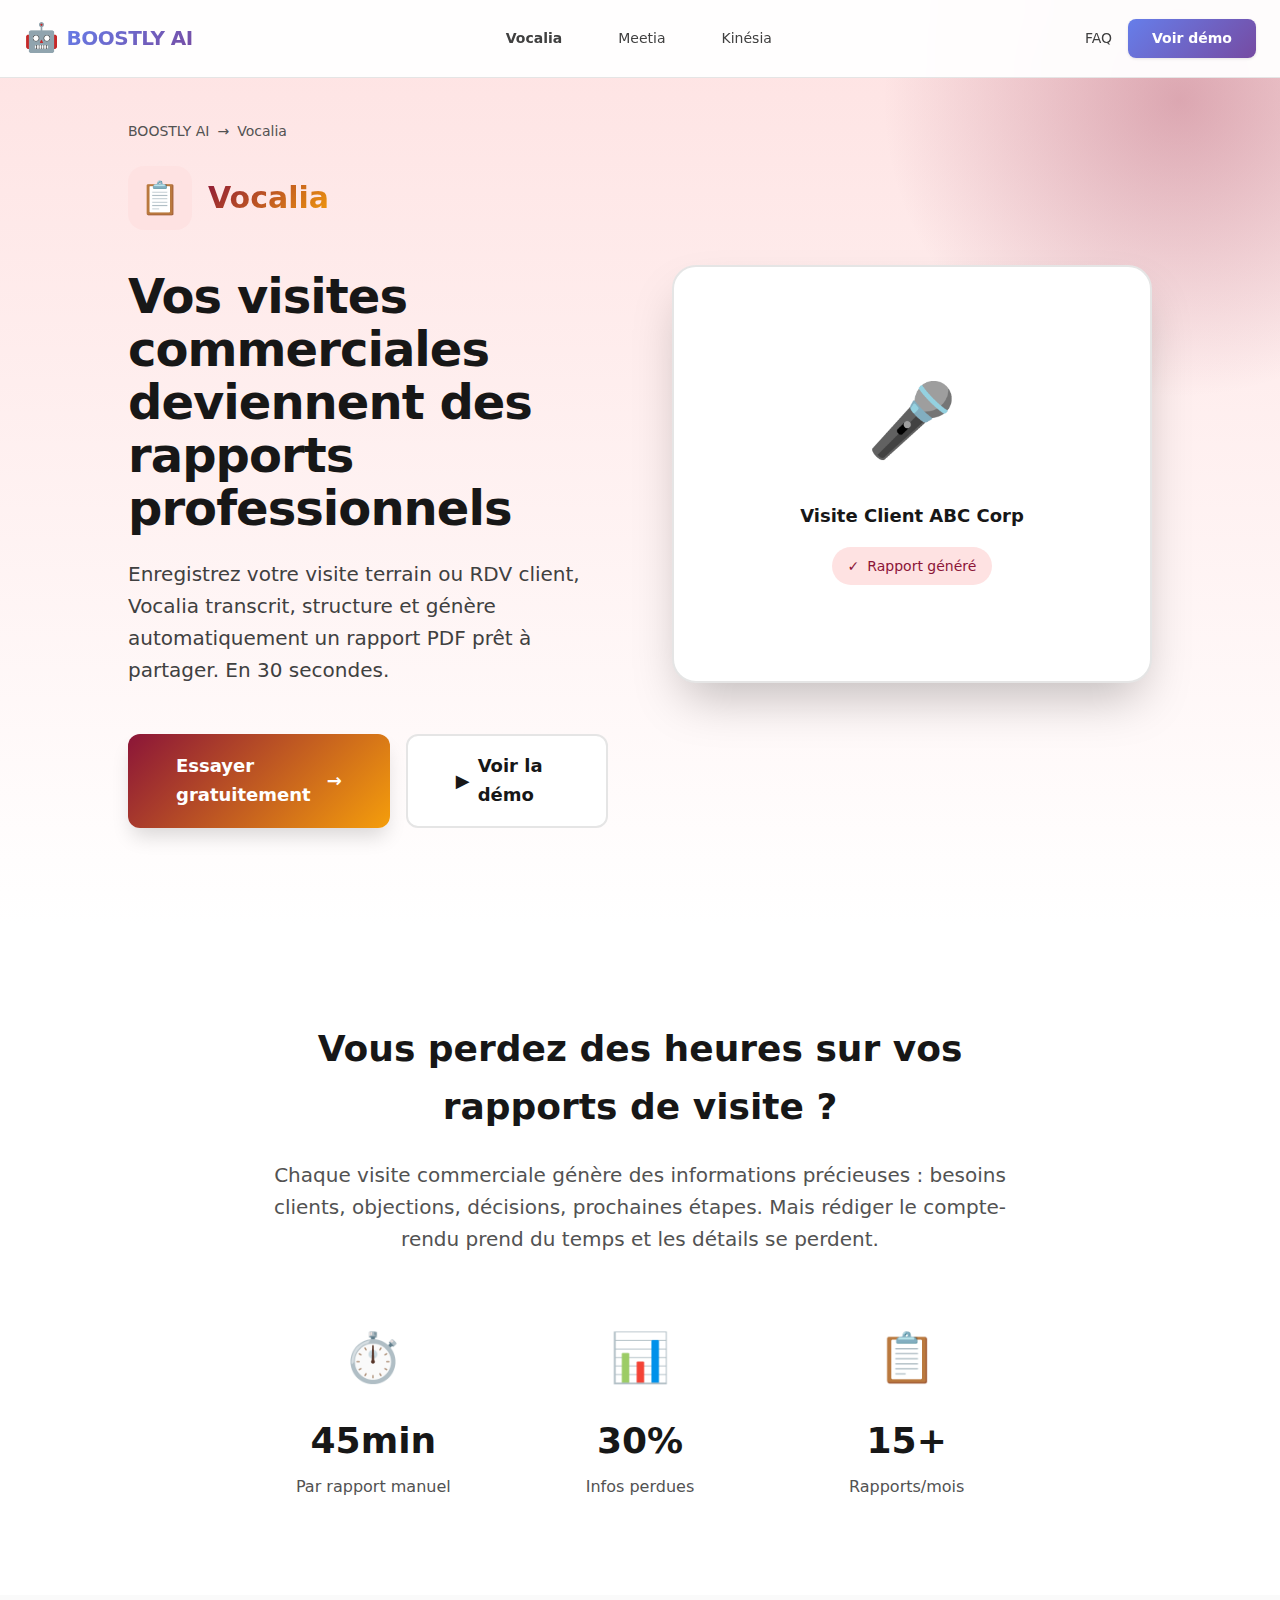
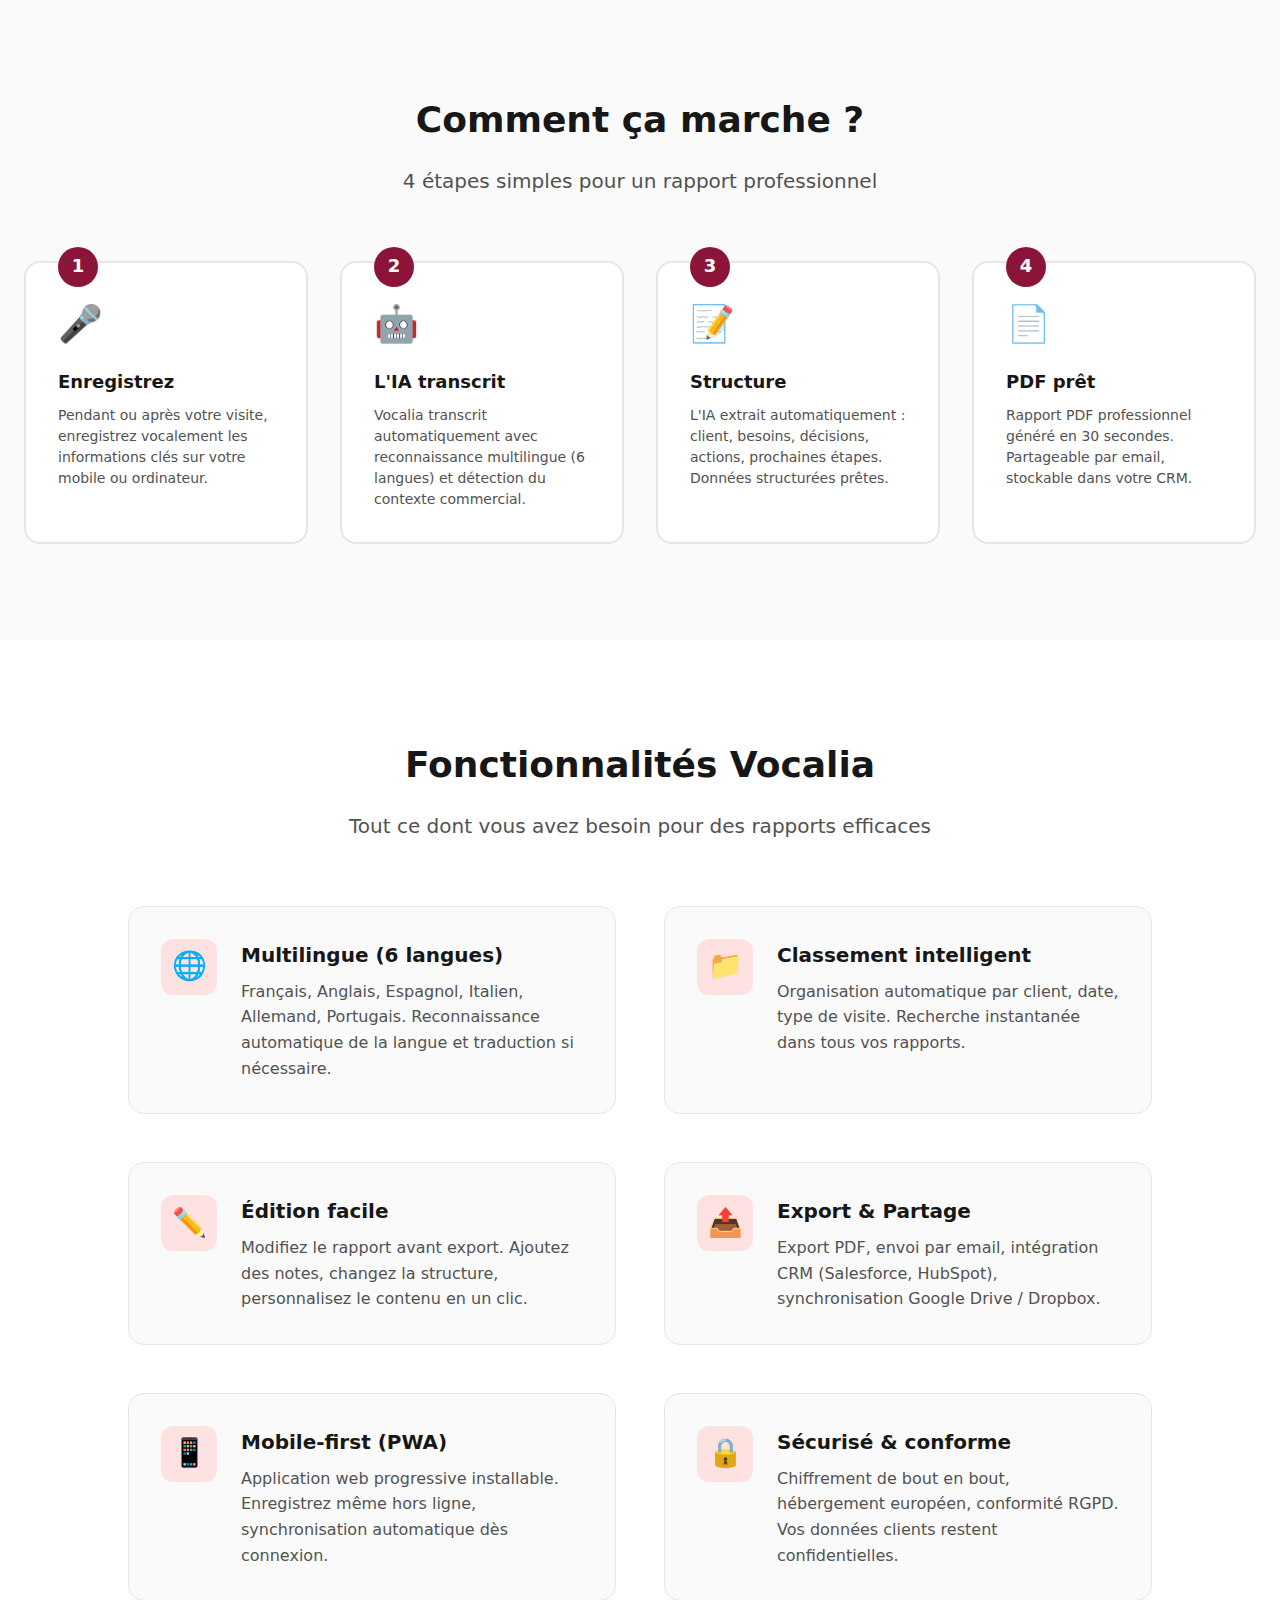
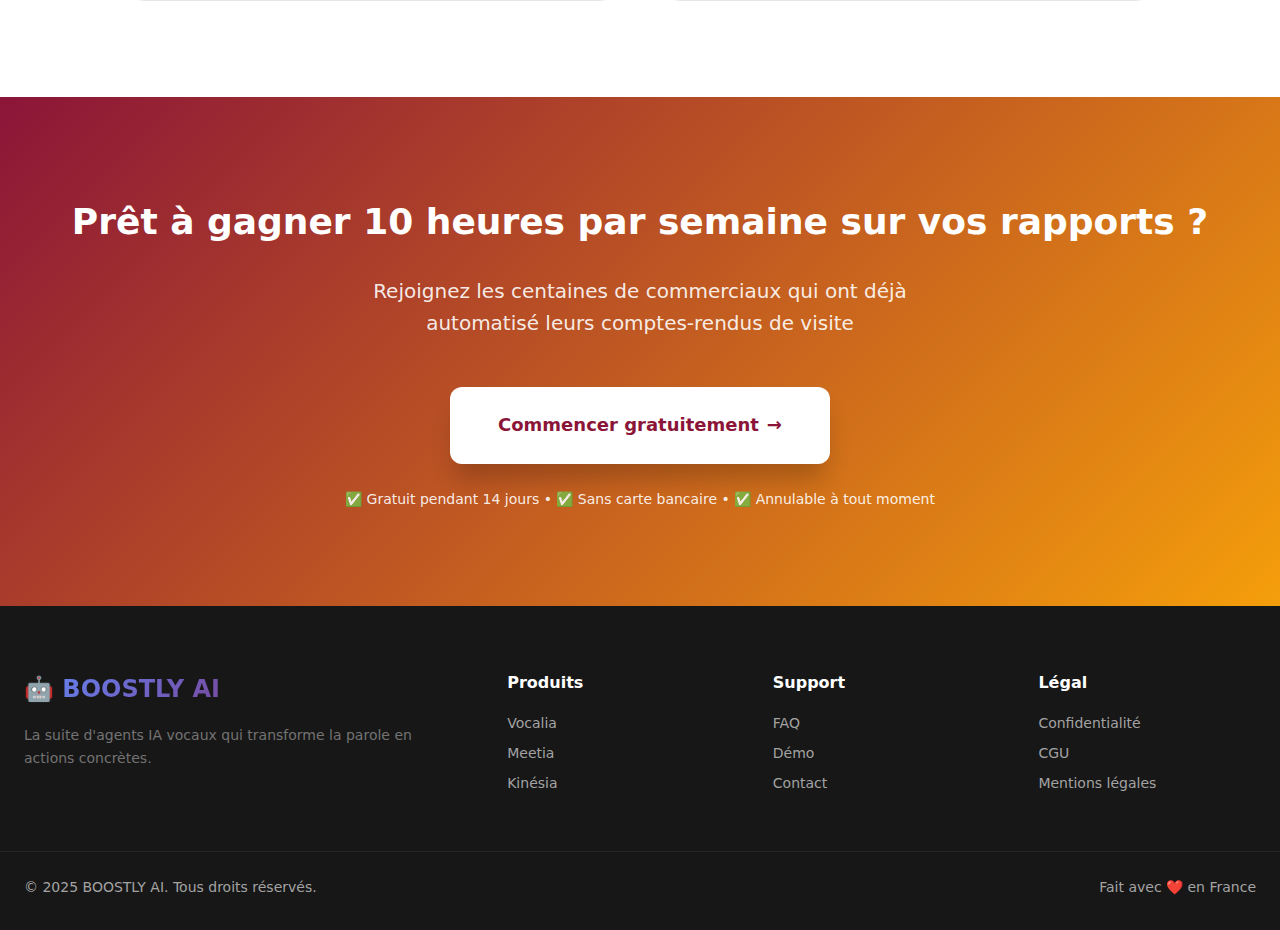
<file: vocalia.html>
<!DOCTYPE html>
<html lang="fr">
<head>
    <meta charset="UTF-8">
    <meta name="viewport" content="width=device-width, initial-scale=1.0">
    <title>Vocalia - Rapports vocaux professionnels | BOOSTLY AI</title>
    <meta name="description" content="Transformez vos visites commerciales en rapports PDF professionnels en 30 secondes. Enregistrez, l'IA transcrit et structure automatiquement.">
    <link rel="icon" href="data:image/svg+xml,<svg xmlns='http://www.w3.org/2000/svg' viewBox='0 0 100 100'><text y='.9em' font-size='90'>📋</text></svg>">
    <link rel="stylesheet" href="css/variables.css">
    <link rel="stylesheet" href="css/boostly.css">
    <link rel="stylesheet" href="css/product-page.css">
</head>
<body>
    <!-- NAVIGATION -->
    <nav class="boostly-nav">
        <div class="nav-content">
            <a href="index.html" class="nav-logo">
                <span class="nav-logo-icon">🤖</span>
                <span class="gradient-text">BOOSTLY AI</span>
            </a>
            
            <div class="nav-products">
                <a href="vocalia.html" class="product-nav-link vocalia" style="font-weight: 600;">Vocalia</a>
                <a href="meetia.html" class="product-nav-link meetia">Meetia</a>
                <a href="kinesia.html" class="product-nav-link kinesia">Kinésia</a>
            </div>
            
            <div class="nav-actions">
                <a href="faq.html" style="text-decoration: none; color: var(--gray-700); font-size: var(--text-sm);">FAQ</a>
                <a href="#demo" class="btn-demo">Voir démo</a>
            </div>
        </div>
    </nav>

    <!-- HERO PRODUIT -->
    <section class="product-hero vocalia">
        <div class="container">
            <div class="product-hero-content">
                <div class="product-hero-text">
                    <div class="product-breadcrumb">
                        <a href="index.html">BOOSTLY AI</a>
                        <span>→</span>
                        <span>Vocalia</span>
                    </div>
                    
                    <div class="product-logo">
                        <div class="product-logo-icon">📋</div>
                        <h1 class="product-name gradient-text-vocalia">Vocalia</h1>
                    </div>
                    
                    <h2 class="product-hero-title">
                        Vos visites commerciales deviennent des rapports professionnels
                    </h2>
                    
                    <p class="product-hero-subtitle">
                        Enregistrez votre visite terrain ou RDV client, Vocalia transcrit, structure et génère automatiquement un rapport PDF prêt à partager. En 30 secondes.
                    </p>
                    
                    <div class="product-hero-cta">
                        <a href="../VOCALIA/register.html" class="product-cta-primary">
                            <span>Essayer gratuitement</span>
                            <span>→</span>
                        </a>
                        <a href="#demo" class="product-cta-secondary">
                            <span>▶</span>
                            <span>Voir la démo</span>
                        </a>
                    </div>
                </div>
                
                <div class="product-hero-visual">
                    <div class="product-demo-mockup">
                        <div style="text-align: center; padding: var(--space-2xl);">
                            <div style="font-size: 72px; margin-bottom: var(--space-lg);">🎤</div>
                            <div style="font-size: var(--text-lg); font-weight: var(--font-semibold); margin-bottom: var(--space-md); color: var(--gray-900);">Visite Client ABC Corp</div>
                            <div style="display: inline-flex; align-items: center; gap: var(--space-sm); padding: var(--space-sm) var(--space-md); background: var(--vocalia-light); border-radius: var(--radius-full); color: var(--vocalia-primary); font-size: var(--text-sm); font-weight: var(--font-medium);">
                                <span>✓</span>
                                <span>Rapport généré</span>
                            </div>
                        </div>
                    </div>
                </div>
            </div>
        </div>
    </section>

    <!-- PROBLÈME MÉTIER -->
    <section class="problem-metier">
        <div class="container">
            <div class="problem-metier-content">
                <h2 class="problem-metier-title">
                    Vous perdez des heures sur vos rapports de visite ?
                </h2>
                
                <p class="problem-metier-description">
                    Chaque visite commerciale génère des informations précieuses : besoins clients, objections, décisions, prochaines étapes. Mais rédiger le compte-rendu prend du temps et les détails se perdent.
                </p>
                
                <div class="problem-stats">
                    <div class="problem-stat">
                        <div class="problem-stat-icon">⏱️</div>
                        <div class="problem-stat-value">45min</div>
                        <div class="problem-stat-label">Par rapport manuel</div>
                    </div>
                    <div class="problem-stat">
                        <div class="problem-stat-icon">📊</div>
                        <div class="problem-stat-value">30%</div>
                        <div class="problem-stat-label">Infos perdues</div>
                    </div>
                    <div class="problem-stat">
                        <div class="problem-stat-icon">📋</div>
                        <div class="problem-stat-value">15+</div>
                        <div class="problem-stat-label">Rapports/mois</div>
                    </div>
                </div>
            </div>
        </div>
    </section>

    <!-- FONCTIONNEMENT -->
    <section class="fonctionnement vocalia">
        <div class="container">
            <div class="section-header">
                <h2 class="section-title">Comment ça marche ?</h2>
                <p class="section-subtitle">4 étapes simples pour un rapport professionnel</p>
            </div>
            
            <div class="steps-grid">
                <div class="step-card">
                    <div class="step-number">1</div>
                    <div class="step-icon">🎤</div>
                    <h3 class="step-title">Enregistrez</h3>
                    <p class="step-description">
                        Pendant ou après votre visite, enregistrez vocalement les informations clés sur votre mobile ou ordinateur.
                    </p>
                </div>
                
                <div class="step-card">
                    <div class="step-number">2</div>
                    <div class="step-icon">🤖</div>
                    <h3 class="step-title">L'IA transcrit</h3>
                    <p class="step-description">
                        Vocalia transcrit automatiquement avec reconnaissance multilingue (6 langues) et détection du contexte commercial.
                    </p>
                </div>
                
                <div class="step-card">
                    <div class="step-number">3</div>
                    <div class="step-icon">📝</div>
                    <h3 class="step-title">Structure</h3>
                    <p class="step-description">
                        L'IA extrait automatiquement : client, besoins, décisions, actions, prochaines étapes. Données structurées prêtes.
                    </p>
                </div>
                
                <div class="step-card">
                    <div class="step-number">4</div>
                    <div class="step-icon">📄</div>
                    <h3 class="step-title">PDF prêt</h3>
                    <p class="step-description">
                        Rapport PDF professionnel généré en 30 secondes. Partageable par email, stockable dans votre CRM.
                    </p>
                </div>
            </div>
        </div>
    </section>

    <!-- FONCTIONNALITÉS -->
    <section class="features-product vocalia">
        <div class="container">
            <div class="section-header">
                <h2 class="section-title">Fonctionnalités Vocalia</h2>
                <p class="section-subtitle">Tout ce dont vous avez besoin pour des rapports efficaces</p>
            </div>
            
            <div class="features-grid-product">
                <div class="feature-card-product">
                    <div class="feature-icon-product">🌐</div>
                    <div class="feature-content-product">
                        <h3 class="feature-title-product">Multilingue (6 langues)</h3>
                        <p class="feature-description-product">
                            Français, Anglais, Espagnol, Italien, Allemand, Portugais. Reconnaissance automatique de la langue et traduction si nécessaire.
                        </p>
                    </div>
                </div>
                
                <div class="feature-card-product">
                    <div class="feature-icon-product">📁</div>
                    <div class="feature-content-product">
                        <h3 class="feature-title-product">Classement intelligent</h3>
                        <p class="feature-description-product">
                            Organisation automatique par client, date, type de visite. Recherche instantanée dans tous vos rapports.
                        </p>
                    </div>
                </div>
                
                <div class="feature-card-product">
                    <div class="feature-icon-product">✏️</div>
                    <div class="feature-content-product">
                        <h3 class="feature-title-product">Édition facile</h3>
                        <p class="feature-description-product">
                            Modifiez le rapport avant export. Ajoutez des notes, changez la structure, personnalisez le contenu en un clic.
                        </p>
                    </div>
                </div>
                
                <div class="feature-card-product">
                    <div class="feature-icon-product">📤</div>
                    <div class="feature-content-product">
                        <h3 class="feature-title-product">Export & Partage</h3>
                        <p class="feature-description-product">
                            Export PDF, envoi par email, intégration CRM (Salesforce, HubSpot), synchronisation Google Drive / Dropbox.
                        </p>
                    </div>
                </div>
                
                <div class="feature-card-product">
                    <div class="feature-icon-product">📱</div>
                    <div class="feature-content-product">
                        <h3 class="feature-title-product">Mobile-first (PWA)</h3>
                        <p class="feature-description-product">
                            Application web progressive installable. Enregistrez même hors ligne, synchronisation automatique dès connexion.
                        </p>
                    </div>
                </div>
                
                <div class="feature-card-product">
                    <div class="feature-icon-product">🔒</div>
                    <div class="feature-content-product">
                        <h3 class="feature-title-product">Sécurisé & conforme</h3>
                        <p class="feature-description-product">
                            Chiffrement de bout en bout, hébergement européen, conformité RGPD. Vos données clients restent confidentielles.
                        </p>
                    </div>
                </div>
            </div>
        </div>
    </section>

    <!-- CTA FINAL -->
    <section class="product-final-cta vocalia">
        <div class="container">
            <h2 class="product-final-cta-title">
                Prêt à gagner 10 heures par semaine sur vos rapports ?
            </h2>
            <p class="product-final-cta-subtitle">
                Rejoignez les centaines de commerciaux qui ont déjà automatisé leurs comptes-rendus de visite
            </p>
            <a href="../VOCALIA/register.html" class="product-final-cta-button">
                <span>Commencer gratuitement</span>
                <span>→</span>
            </a>
            <div style="margin-top: var(--space-lg); color: rgba(255, 255, 255, 0.9); font-size: var(--text-sm);">
                ✅ Gratuit pendant 14 jours • ✅ Sans carte bancaire • ✅ Annulable à tout moment
            </div>
        </div>
    </section>

    <!-- FOOTER -->
    <footer class="footer">
        <div class="footer-content">
            <div class="footer-brand">
                <div class="footer-logo">
                    <span>🤖</span>
                    <span class="gradient-text">BOOSTLY AI</span>
                </div>
                <p class="footer-tagline">
                    La suite d'agents IA vocaux qui transforme la parole en actions concrètes.
                </p>
            </div>
            
            <div class="footer-section">
                <h4>Produits</h4>
                <a href="vocalia.html">Vocalia</a>
                <a href="meetia.html">Meetia</a>
                <a href="kinesia.html">Kinésia</a>
            </div>
            
            <div class="footer-section">
                <h4>Support</h4>
                <a href="faq.html">FAQ</a>
                <a href="#demo">Démo</a>
                <a href="mailto:contact@boostly.ai">Contact</a>
            </div>
            
            <div class="footer-section">
                <h4>Légal</h4>
                <a href="privacy.html">Confidentialité</a>
                <a href="terms.html">CGU</a>
                <a href="legal.html">Mentions légales</a>
            </div>
        </div>
        
        <div class="footer-bottom">
            <p>&copy; 2025 BOOSTLY AI. Tous droits réservés.</p>
            <p>Fait avec ❤️ en France</p>
        </div>
    </footer>

    <script>
        document.querySelectorAll('a[href^="#"]').forEach(anchor => {
            anchor.addEventListener('click', function (e) {
                e.preventDefault();
                const target = document.querySelector(this.getAttribute('href'));
                if (target) {
                    target.scrollIntoView({ behavior: 'smooth', block: 'start' });
                }
            });
        });
    </script>
</body>
</html>
</file>
<file: css/variables.css>
/* =====================================================
   BOOSTLY AI - DESIGN SYSTEM
   Variables CSS partagées entre tous les produits
   ===================================================== */

:root {
    /* ============ COULEURS MARQUE BOOSTLY ============ */
    --boostly-primary: #667eea;
    --boostly-secondary: #764ba2;
    --boostly-gradient: linear-gradient(135deg, #667eea 0%, #764ba2 100%);
    --boostly-gradient-hover: linear-gradient(135deg, #5568d3 0%, #6a3f91 100%);
    
    /* ============ COULEURS PRODUITS ============ */
    /* Vocalia - Rouge foncé → Orange (Rapports vocaux) */
    --vocalia-primary: #8B1538;
    --vocalia-hover: #A91B47;
    --vocalia-light: #FEE2E2;
    --vocalia-gradient: linear-gradient(135deg, #8B1538 0%, #F59E0B 100%);
    
    /* Meetia - Vert foncé → Vert clair (Réunions) */
    --meetia-primary: #047857;
    --meetia-hover: #059669;
    --meetia-light: #D1FAE5;
    --meetia-gradient: linear-gradient(135deg, #047857 0%, #10B981 100%);
    
    /* Kinésia - Bleu foncé → Bleu clair (Santé) */
    --kinesia-primary: #1e3a8a;
    --kinesia-hover: #1e40af;
    --kinesia-light: #DBEAFE;
    --kinesia-gradient: linear-gradient(135deg, #1e3a8a 0%, #3B82F6 100%);
    
    /* ============ NEUTRES MODERNES ============ */
    --gray-50: #FAFAFA;
    --gray-100: #F5F5F5;
    --gray-200: #E5E5E5;
    --gray-300: #D4D4D4;
    --gray-400: #A3A3A3;
    --gray-500: #737373;
    --gray-600: #525252;
    --gray-700: #404040;
    --gray-800: #262626;
    --gray-900: #171717;
    
    /* ============ ÉTATS ============ */
    --success: #22C55E;
    --success-light: #DCFCE7;
    --error: #EF4444;
    --error-light: #FEE2E2;
    --warning: #F59E0B;
    --warning-light: #FEF3C7;
    --info: #3B82F6;
    --info-light: #DBEAFE;
    
    /* ============ OMBRES ÉLÉGANTES ============ */
    --shadow-xs: 0 1px 2px 0 rgb(0 0 0 / 0.05);
    --shadow-sm: 0 1px 3px 0 rgb(0 0 0 / 0.1);
    --shadow: 0 4px 6px -1px rgb(0 0 0 / 0.1);
    --shadow-md: 0 8px 12px -2px rgb(0 0 0 / 0.1);
    --shadow-lg: 0 12px 20px -4px rgb(0 0 0 / 0.15);
    --shadow-xl: 0 20px 25px -5px rgb(0 0 0 / 0.2);
    --shadow-2xl: 0 25px 50px -12px rgb(0 0 0 / 0.25);
    
    /* Ombres colorées produits */
    --shadow-vocalia: 0 10px 30px -5px rgba(59, 130, 246, 0.3);
    --shadow-meetia: 0 10px 30px -5px rgba(16, 185, 129, 0.3);
    --shadow-kinesia: 0 10px 30px -5px rgba(245, 158, 11, 0.3);
    
    /* ============ RAYONS ============ */
    --radius-sm: 6px;
    --radius: 8px;
    --radius-md: 12px;
    --radius-lg: 16px;
    --radius-xl: 24px;
    --radius-2xl: 32px;
    --radius-full: 9999px;
    
    /* ============ TRANSITIONS ============ */
    --transition-fast: all 0.15s ease;
    --transition: all 0.2s ease;
    --transition-slow: all 0.3s ease;
    --transition-slower: all 0.5s ease;
    
    /* ============ TYPOGRAPHIE ============ */
    --font-system: -apple-system, BlinkMacSystemFont, 'Segoe UI', system-ui, sans-serif;
    --font-mono: 'SF Mono', Monaco, 'Cascadia Code', 'Roboto Mono', monospace;
    
    /* Tailles de police */
    --text-xs: 0.75rem;      /* 12px */
    --text-sm: 0.875rem;     /* 14px */
    --text-base: 1rem;       /* 16px */
    --text-lg: 1.125rem;     /* 18px */
    --text-xl: 1.25rem;      /* 20px */
    --text-2xl: 1.5rem;      /* 24px */
    --text-3xl: 1.875rem;    /* 30px */
    --text-4xl: 2.25rem;     /* 36px */
    --text-5xl: 3rem;        /* 48px */
    --text-6xl: 3.75rem;     /* 60px */
    
    /* Poids de police */
    --font-normal: 400;
    --font-medium: 500;
    --font-semibold: 600;
    --font-bold: 700;
    --font-extrabold: 800;
    
    /* ============ ESPACEMENTS ============ */
    --space-xs: 0.25rem;     /* 4px */
    --space-sm: 0.5rem;      /* 8px */
    --space-md: 1rem;        /* 16px */
    --space-lg: 1.5rem;      /* 24px */
    --space-xl: 2rem;        /* 32px */
    --space-2xl: 3rem;       /* 48px */
    --space-3xl: 4rem;       /* 64px */
    --space-4xl: 6rem;       /* 96px */
    
    /* ============ LARGEURS CONTENEUR ============ */
    --container-sm: 640px;
    --container-md: 768px;
    --container-lg: 1024px;
    --container-xl: 1280px;
    --container-2xl: 1400px;
    
    /* ============ Z-INDEX ============ */
    --z-dropdown: 1000;
    --z-sticky: 1020;
    --z-fixed: 1030;
    --z-modal-backdrop: 1040;
    --z-modal: 1050;
    --z-popover: 1060;
    --z-tooltip: 1070;
}

/* ============ RESET MODERNE ============ */
*, *::before, *::after {
    margin: 0;
    padding: 0;
    box-sizing: border-box;
}

html {
    scroll-behavior: smooth;
}

body {
    font-family: var(--font-system);
    font-size: var(--text-base);
    line-height: 1.6;
    color: var(--gray-900);
    background: white;
    -webkit-font-smoothing: antialiased;
    -moz-osx-font-smoothing: grayscale;
}

/* ============ UTILITAIRES GLOBAUX ============ */
.gradient-text {
    background: var(--boostly-gradient);
    -webkit-background-clip: text;
    -webkit-text-fill-color: transparent;
    background-clip: text;
}

.gradient-text-vocalia {
    background: var(--vocalia-gradient);
    -webkit-background-clip: text;
    -webkit-text-fill-color: transparent;
    background-clip: text;
}

.gradient-text-meetia {
    background: var(--meetia-gradient);
    -webkit-background-clip: text;
    -webkit-text-fill-color: transparent;
    background-clip: text;
}

.gradient-text-kinesia {
    background: var(--kinesia-gradient);
    -webkit-background-clip: text;
    -webkit-text-fill-color: transparent;
    background-clip: text;
}

/* ============ CONTENEURS ============ */
.container {
    width: 100%;
    max-width: var(--container-xl);
    margin: 0 auto;
    padding: 0 var(--space-lg);
}

.container-sm { max-width: var(--container-sm); }
.container-md { max-width: var(--container-md); }
.container-lg { max-width: var(--container-lg); }
.container-xl { max-width: var(--container-xl); }
.container-2xl { max-width: var(--container-2xl); }

/* ============ RESPONSIVE ============ */
@media (max-width: 768px) {
    :root {
        --text-4xl: 1.875rem;  /* 30px sur mobile */
        --text-5xl: 2.25rem;   /* 36px sur mobile */
        --text-6xl: 2.5rem;    /* 40px sur mobile */
    }
    
    .container {
        padding: 0 var(--space-md);
    }
}

@media (max-width: 480px) {
    :root {
        --text-4xl: 1.5rem;    /* 24px sur petit mobile */
        --text-5xl: 1.875rem;  /* 30px sur petit mobile */
        --text-6xl: 2rem;      /* 32px sur petit mobile */
    }
}
</file>
<file: css/boostly.css>
/* =====================================================
   BOOSTLY AI - LANDING PRINCIPALE
   Styles pour la page d'accueil de la marque
   ===================================================== */

/* ============ NAVIGATION BOOSTLY ============ */
.boostly-nav {
    position: fixed;
    top: 0;
    left: 0;
    right: 0;
    background: rgba(255, 255, 255, 0.95);
    backdrop-filter: blur(20px);
    border-bottom: 1px solid var(--gray-200);
    z-index: var(--z-fixed);
    padding: var(--space-md) 0;
}

.nav-content {
    max-width: var(--container-xl);
    margin: 0 auto;
    padding: 0 var(--space-lg);
    display: flex;
    justify-content: space-between;
    align-items: center;
}

.nav-logo {
    display: flex;
    align-items: center;
    gap: var(--space-sm);
    text-decoration: none;
    font-size: var(--text-xl);
    font-weight: var(--font-bold);
    letter-spacing: -0.025em;
}

.nav-logo-icon {
    font-size: 28px;
}

.nav-products {
    display: flex;
    gap: var(--space-lg);
    align-items: center;
}

.product-nav-link {
    text-decoration: none;
    font-size: var(--text-sm);
    font-weight: var(--font-medium);
    color: var(--gray-700);
    padding: var(--space-sm) var(--space-md);
    border-radius: var(--radius);
    transition: var(--transition);
    position: relative;
}

.product-nav-link::before {
    content: '';
    position: absolute;
    bottom: 0;
    left: 50%;
    transform: translateX(-50%);
    width: 0;
    height: 2px;
    border-radius: var(--radius-full);
    transition: var(--transition);
}

.product-nav-link.vocalia::before { background: var(--vocalia-primary); }
.product-nav-link.meetia::before { background: var(--meetia-primary); }
.product-nav-link.kinesia::before { background: var(--kinesia-primary); }

.product-nav-link:hover::before {
    width: 80%;
}

.product-nav-link:hover {
    color: var(--gray-900);
}

.nav-actions {
    display: flex;
    gap: var(--space-md);
    align-items: center;
}

.btn-demo {
    padding: var(--space-sm) var(--space-lg);
    background: var(--boostly-gradient);
    color: white;
    text-decoration: none;
    border-radius: var(--radius);
    font-weight: var(--font-semibold);
    font-size: var(--text-sm);
    transition: var(--transition);
    box-shadow: var(--shadow-sm);
}

.btn-demo:hover {
    background: var(--boostly-gradient-hover);
    box-shadow: var(--shadow-md);
    transform: translateY(-1px);
}

/* ============ HERO SECTION ============ */
.hero {
    padding-top: 140px;
    padding-bottom: var(--space-4xl);
    background: linear-gradient(180deg, var(--gray-50) 0%, white 100%);
    position: relative;
    overflow: hidden;
}

.hero::before {
    content: '';
    position: absolute;
    top: 0;
    right: 0;
    width: 600px;
    height: 600px;
    background: radial-gradient(circle, rgba(102, 126, 234, 0.1) 0%, transparent 70%);
    border-radius: 50%;
    pointer-events: none;
}

.hero-content {
    max-width: var(--container-lg);
    margin: 0 auto;
    text-align: center;
    position: relative;
    z-index: 1;
}

.hero-badge {
    display: inline-flex;
    align-items: center;
    gap: var(--space-sm);
    padding: var(--space-sm) var(--space-md);
    background: white;
    border: 1px solid var(--gray-200);
    border-radius: var(--radius-full);
    font-size: var(--text-sm);
    color: var(--gray-700);
    margin-bottom: var(--space-xl);
    box-shadow: var(--shadow-sm);
}

.hero-badge-icon {
    font-size: 18px;
}

.hero-title {
    font-size: var(--text-6xl);
    font-weight: var(--font-extrabold);
    line-height: 1.1;
    letter-spacing: -0.03em;
    color: var(--gray-900);
    margin-bottom: var(--space-lg);
}

.hero-subtitle {
    font-size: var(--text-xl);
    color: var(--gray-600);
    line-height: 1.6;
    max-width: 700px;
    margin: 0 auto var(--space-2xl);
}

.hero-cta {
    display: flex;
    gap: var(--space-md);
    justify-content: center;
    margin-bottom: var(--space-3xl);
}

.cta-primary {
    display: inline-flex;
    align-items: center;
    gap: var(--space-sm);
    padding: var(--space-md) var(--space-2xl);
    background: var(--boostly-gradient);
    color: white;
    text-decoration: none;
    border-radius: var(--radius-md);
    font-weight: var(--font-semibold);
    font-size: var(--text-lg);
    transition: var(--transition);
    box-shadow: var(--shadow-lg);
}

.cta-primary:hover {
    background: var(--boostly-gradient-hover);
    box-shadow: var(--shadow-xl);
    transform: translateY(-2px);
}

.cta-secondary {
    display: inline-flex;
    align-items: center;
    gap: var(--space-sm);
    padding: var(--space-md) var(--space-2xl);
    background: white;
    color: var(--gray-900);
    text-decoration: none;
    border: 2px solid var(--gray-200);
    border-radius: var(--radius-md);
    font-weight: var(--font-semibold);
    font-size: var(--text-lg);
    transition: var(--transition);
}

.cta-secondary:hover {
    border-color: var(--gray-300);
    box-shadow: var(--shadow-md);
}

/* ============ PROBLÈME SECTION ============ */
.problem-section {
    padding: var(--space-4xl) 0;
    background: white;
}

.problem-content {
    max-width: var(--container-md);
    margin: 0 auto;
    text-align: center;
}

.problem-title {
    font-size: var(--text-4xl);
    font-weight: var(--font-bold);
    line-height: 1.2;
    color: var(--gray-900);
    margin-bottom: var(--space-lg);
}

.problem-list {
    display: grid;
    gap: var(--space-lg);
    margin-top: var(--space-2xl);
}

.problem-item {
    display: flex;
    align-items: flex-start;
    gap: var(--space-md);
    text-align: left;
    padding: var(--space-lg);
    background: var(--gray-50);
    border-radius: var(--radius-lg);
    border: 1px solid var(--gray-200);
}

.problem-icon {
    font-size: 24px;
    flex-shrink: 0;
}

.problem-text {
    flex: 1;
}

.problem-text strong {
    display: block;
    font-weight: var(--font-semibold);
    color: var(--gray-900);
    margin-bottom: var(--space-xs);
}

.problem-text p {
    color: var(--gray-600);
    font-size: var(--text-base);
}

/* ============ AGENTS SECTION ============ */
.agents-section {
    padding: var(--space-4xl) 0;
    background: var(--gray-50);
}

.section-header {
    text-align: center;
    margin-bottom: var(--space-3xl);
}

.section-title {
    font-size: var(--text-4xl);
    font-weight: var(--font-bold);
    color: var(--gray-900);
    margin-bottom: var(--space-md);
}

.section-subtitle {
    font-size: var(--text-xl);
    color: var(--gray-600);
    max-width: 600px;
    margin: 0 auto;
}

.agents-grid {
    display: grid;
    grid-template-columns: repeat(auto-fit, minmax(320px, 1fr));
    gap: var(--space-xl);
    max-width: var(--container-xl);
    margin: 0 auto;
}

.agent-card {
    background: white;
    border-radius: var(--radius-xl);
    padding: var(--space-2xl);
    border: 2px solid transparent;
    transition: var(--transition-slow);
    cursor: pointer;
    text-decoration: none;
    color: inherit;
    display: flex;
    flex-direction: column;
}

.agent-card:hover {
    transform: translateY(-8px);
    box-shadow: var(--shadow-2xl);
}

.agent-card.vocalia {
    border-color: var(--vocalia-light);
}

.agent-card.vocalia:hover {
    border-color: var(--vocalia-primary);
    box-shadow: var(--shadow-vocalia);
}

.agent-card.meetia {
    border-color: var(--meetia-light);
}

.agent-card.meetia:hover {
    border-color: var(--meetia-primary);
    box-shadow: var(--shadow-meetia);
}

.agent-card.kinesia {
    border-color: var(--kinesia-light);
}

.agent-card.kinesia:hover {
    border-color: var(--kinesia-primary);
    box-shadow: var(--shadow-kinesia);
}

.agent-header {
    display: flex;
    align-items: center;
    gap: var(--space-md);
    margin-bottom: var(--space-lg);
}

.agent-icon {
    width: 60px;
    height: 60px;
    border-radius: var(--radius-lg);
    display: flex;
    align-items: center;
    justify-content: center;
    font-size: 28px;
}

.agent-card.vocalia .agent-icon {
    background: var(--vocalia-light);
}

.agent-card.meetia .agent-icon {
    background: var(--meetia-light);
}

.agent-card.kinesia .agent-icon {
    background: var(--kinesia-light);
}

.agent-name {
    font-size: var(--text-2xl);
    font-weight: var(--font-bold);
    color: var(--gray-900);
}

.agent-tagline {
    font-size: var(--text-sm);
    color: var(--gray-600);
    margin-top: var(--space-xs);
}

.agent-description {
    font-size: var(--text-base);
    color: var(--gray-700);
    line-height: 1.6;
    margin-bottom: var(--space-lg);
    flex: 1;
}

.agent-features {
    display: flex;
    flex-direction: column;
    gap: var(--space-sm);
    margin-bottom: var(--space-lg);
}

.agent-feature {
    display: flex;
    align-items: center;
    gap: var(--space-sm);
    font-size: var(--text-sm);
    color: var(--gray-700);
}

.agent-feature-icon {
    color: var(--success);
    font-size: 16px;
}

.agent-cta {
    display: inline-flex;
    align-items: center;
    gap: var(--space-sm);
    padding: var(--space-md) var(--space-lg);
    border-radius: var(--radius);
    font-weight: var(--font-semibold);
    font-size: var(--text-base);
    transition: var(--transition);
    text-decoration: none;
    justify-content: center;
}

.agent-card.vocalia .agent-cta {
    background: var(--vocalia-light);
    color: var(--vocalia-primary);
}

.agent-card.vocalia .agent-cta:hover {
    background: var(--vocalia-primary);
    color: white;
}

.agent-card.meetia .agent-cta {
    background: var(--meetia-light);
    color: var(--meetia-primary);
}

.agent-card.meetia .agent-cta:hover {
    background: var(--meetia-primary);
    color: white;
}

.agent-card.kinesia .agent-cta {
    background: var(--kinesia-light);
    color: var(--kinesia-primary);
}

.agent-card.kinesia .agent-cta:hover {
    background: var(--kinesia-primary);
    color: white;
}

/* ============ FINAL CTA ============ */
.final-cta {
    padding: var(--space-4xl) 0;
    background: linear-gradient(135deg, #667eea 0%, #764ba2 100%);
    color: white;
    text-align: center;
}

.final-cta-title {
    font-size: var(--text-5xl);
    font-weight: var(--font-bold);
    margin-bottom: var(--space-lg);
}

.final-cta-subtitle {
    font-size: var(--text-xl);
    opacity: 0.9;
    margin-bottom: var(--space-2xl);
    max-width: 600px;
    margin-left: auto;
    margin-right: auto;
}

.final-cta-button {
    display: inline-flex;
    align-items: center;
    gap: var(--space-sm);
    padding: var(--space-lg) var(--space-2xl);
    background: white;
    color: var(--boostly-primary);
    text-decoration: none;
    border-radius: var(--radius-md);
    font-weight: var(--font-bold);
    font-size: var(--text-lg);
    transition: var(--transition);
    box-shadow: var(--shadow-xl);
}

.final-cta-button:hover {
    transform: translateY(-2px);
    box-shadow: var(--shadow-2xl);
}

/* ============ FOOTER ============ */
.footer {
    padding: var(--space-3xl) 0 var(--space-xl);
    background: var(--gray-900);
    color: var(--gray-400);
}

.footer-content {
    max-width: var(--container-xl);
    margin: 0 auto;
    padding: 0 var(--space-lg);
    display: grid;
    grid-template-columns: 2fr 1fr 1fr 1fr;
    gap: var(--space-2xl);
    margin-bottom: var(--space-2xl);
}

.footer-brand {
    display: flex;
    flex-direction: column;
    gap: var(--space-md);
}

.footer-logo {
    font-size: var(--text-2xl);
    font-weight: var(--font-bold);
    color: white;
}

.footer-tagline {
    font-size: var(--text-sm);
    color: var(--gray-500);
    line-height: 1.6;
}

.footer-section h4 {
    color: white;
    font-weight: var(--font-semibold);
    margin-bottom: var(--space-md);
}

.footer-section a {
    display: block;
    color: var(--gray-400);
    text-decoration: none;
    margin-bottom: var(--space-sm);
    font-size: var(--text-sm);
    transition: var(--transition);
}

.footer-section a:hover {
    color: white;
}

.footer-bottom {
    max-width: var(--container-xl);
    margin: 0 auto;
    padding: var(--space-lg) var(--space-lg) 0;
    border-top: 1px solid var(--gray-800);
    display: flex;
    justify-content: space-between;
    align-items: center;
    font-size: var(--text-sm);
}

/* ============ RESPONSIVE ============ */
@media (max-width: 1024px) {
    .footer-content {
        grid-template-columns: repeat(2, 1fr);
    }
}

@media (max-width: 768px) {
    .nav-products {
        display: none;
    }
    
    .hero {
        padding-top: 100px;
        padding-bottom: var(--space-3xl);
    }
    
    .hero-title {
        font-size: var(--text-4xl);
    }
    
    .hero-subtitle {
        font-size: var(--text-lg);
    }
    
    .hero-cta {
        flex-direction: column;
    }
    
    .cta-primary,
    .cta-secondary {
        width: 100%;
        justify-content: center;
    }
    
    .agents-grid {
        grid-template-columns: 1fr;
    }
    
    .footer-content {
        grid-template-columns: 1fr;
    }
    
    .footer-bottom {
        flex-direction: column;
        gap: var(--space-md);
        text-align: center;
    }
}

@media (max-width: 480px) {
    .hero-title {
        font-size: var(--text-3xl);
    }
    
    .section-title {
        font-size: var(--text-3xl);
    }
}
</file>
<file: css/product-page.css>
/* =====================================================
   BOOSTLY AI - PAGES PRODUITS
   Styles pour Vocalia, Meetia, Kinésia
   ===================================================== */

/* ============ HERO PRODUIT ============ */
.product-hero {
    padding-top: 120px;
    padding-bottom: var(--space-4xl);
    position: relative;
    overflow: hidden;
}

.product-hero.vocalia {
    background: linear-gradient(180deg, var(--vocalia-light) 0%, white 100%);
}

.product-hero.meetia {
    background: linear-gradient(180deg, var(--meetia-light) 0%, white 100%);
}

.product-hero.kinesia {
    background: linear-gradient(180deg, var(--kinesia-light) 0%, white 100%);
}

.product-hero::before {
    content: '';
    position: absolute;
    top: -200px;
    right: -200px;
    width: 600px;
    height: 600px;
    border-radius: 50%;
    opacity: 0.3;
    pointer-events: none;
}

.product-hero.vocalia::before {
    background: radial-gradient(circle, var(--vocalia-primary) 0%, transparent 70%);
}

.product-hero.meetia::before {
    background: radial-gradient(circle, var(--meetia-primary) 0%, transparent 70%);
}

.product-hero.kinesia::before {
    background: radial-gradient(circle, var(--kinesia-primary) 0%, transparent 70%);
}

.product-hero-content {
    max-width: var(--container-lg);
    margin: 0 auto;
    display: grid;
    grid-template-columns: 1fr 1fr;
    gap: var(--space-3xl);
    align-items: center;
    position: relative;
    z-index: 1;
}

.product-hero-text {
    display: flex;
    flex-direction: column;
    gap: var(--space-lg);
}

.product-breadcrumb {
    display: flex;
    align-items: center;
    gap: var(--space-sm);
    font-size: var(--text-sm);
    color: var(--gray-600);
}

.product-breadcrumb a {
    color: var(--gray-600);
    text-decoration: none;
    transition: var(--transition);
}

.product-breadcrumb a:hover {
    color: var(--gray-900);
}

.product-logo {
    display: flex;
    align-items: center;
    gap: var(--space-md);
    margin-bottom: var(--space-md);
}

.product-logo-icon {
    width: 64px;
    height: 64px;
    border-radius: var(--radius-lg);
    display: flex;
    align-items: center;
    justify-content: center;
    font-size: 32px;
}

.product-hero.vocalia .product-logo-icon {
    background: var(--vocalia-light);
}

.product-hero.meetia .product-logo-icon {
    background: var(--meetia-light);
}

.product-hero.kinesia .product-logo-icon {
    background: var(--kinesia-light);
}

.product-name {
    font-size: var(--text-3xl);
    font-weight: var(--font-bold);
}

.product-hero-title {
    font-size: var(--text-5xl);
    font-weight: var(--font-extrabold);
    line-height: 1.1;
    letter-spacing: -0.02em;
    color: var(--gray-900);
}

.product-hero-subtitle {
    font-size: var(--text-xl);
    color: var(--gray-700);
    line-height: 1.6;
}

.product-hero-cta {
    display: flex;
    gap: var(--space-md);
    margin-top: var(--space-lg);
}

.product-cta-primary {
    display: inline-flex;
    align-items: center;
    gap: var(--space-sm);
    padding: var(--space-md) var(--space-2xl);
    color: white;
    text-decoration: none;
    border-radius: var(--radius-md);
    font-weight: var(--font-semibold);
    font-size: var(--text-lg);
    transition: var(--transition);
    box-shadow: var(--shadow-lg);
}

.product-hero.vocalia .product-cta-primary {
    background: var(--vocalia-gradient);
}

.product-hero.vocalia .product-cta-primary:hover {
    box-shadow: var(--shadow-vocalia);
    transform: translateY(-2px);
}

.product-hero.meetia .product-cta-primary {
    background: var(--meetia-gradient);
}

.product-hero.meetia .product-cta-primary:hover {
    box-shadow: var(--shadow-meetia);
    transform: translateY(-2px);
}

.product-hero.kinesia .product-cta-primary {
    background: var(--kinesia-gradient);
}

.product-hero.kinesia .product-cta-primary:hover {
    box-shadow: var(--shadow-kinesia);
    transform: translateY(-2px);
}

.product-cta-secondary {
    display: inline-flex;
    align-items: center;
    gap: var(--space-sm);
    padding: var(--space-md) var(--space-2xl);
    background: white;
    color: var(--gray-900);
    text-decoration: none;
    border: 2px solid var(--gray-200);
    border-radius: var(--radius-md);
    font-weight: var(--font-semibold);
    font-size: var(--text-lg);
    transition: var(--transition);
}

.product-cta-secondary:hover {
    border-color: var(--gray-300);
    box-shadow: var(--shadow-md);
}

.product-hero-visual {
    display: flex;
    justify-content: center;
    align-items: center;
}

.product-demo-mockup {
    background: white;
    border-radius: var(--radius-xl);
    box-shadow: var(--shadow-2xl);
    padding: var(--space-2xl);
    width: 100%;
    max-width: 500px;
    border: 2px solid var(--gray-200);
}

/* ============ PROBLÈME MÉTIER ============ */
.problem-metier {
    padding: var(--space-4xl) 0;
    background: white;
}

.problem-metier-content {
    max-width: var(--container-md);
    margin: 0 auto;
    text-align: center;
}

.problem-metier-title {
    font-size: var(--text-4xl);
    font-weight: var(--font-bold);
    color: var(--gray-900);
    margin-bottom: var(--space-lg);
}

.problem-metier-description {
    font-size: var(--text-xl);
    color: var(--gray-600);
    line-height: 1.6;
    margin-bottom: var(--space-2xl);
}

.problem-stats {
    display: grid;
    grid-template-columns: repeat(3, 1fr);
    gap: var(--space-xl);
    margin-top: var(--space-3xl);
}

.problem-stat {
    text-align: center;
}

.problem-stat-icon {
    font-size: 48px;
    margin-bottom: var(--space-md);
}

.problem-stat-value {
    font-size: var(--text-4xl);
    font-weight: var(--font-bold);
    margin-bottom: var(--space-xs);
}

.problem-stat-label {
    font-size: var(--text-base);
    color: var(--gray-600);
}

/* ============ FONCTIONNEMENT ============ */
.fonctionnement {
    padding: var(--space-4xl) 0;
    background: var(--gray-50);
}

.steps-grid {
    display: grid;
    grid-template-columns: repeat(4, 1fr);
    gap: var(--space-xl);
    margin-top: var(--space-3xl);
    max-width: var(--container-xl);
    margin-left: auto;
    margin-right: auto;
}

.step-card {
    background: white;
    border-radius: var(--radius-lg);
    padding: var(--space-xl);
    border: 2px solid var(--gray-200);
    position: relative;
    transition: var(--transition);
}

.step-card:hover {
    transform: translateY(-4px);
    box-shadow: var(--shadow-lg);
}

.step-number {
    position: absolute;
    top: -16px;
    left: var(--space-xl);
    width: 40px;
    height: 40px;
    border-radius: var(--radius-full);
    display: flex;
    align-items: center;
    justify-content: center;
    font-weight: var(--font-bold);
    color: white;
    font-size: var(--text-lg);
}

.vocalia .step-number { background: var(--vocalia-primary); }
.meetia .step-number { background: var(--meetia-primary); }
.kinesia .step-number { background: var(--kinesia-primary); }

.step-icon {
    font-size: 36px;
    margin-bottom: var(--space-md);
}

.step-title {
    font-size: var(--text-lg);
    font-weight: var(--font-semibold);
    margin-bottom: var(--space-sm);
    color: var(--gray-900);
}

.step-description {
    font-size: var(--text-sm);
    color: var(--gray-600);
    line-height: 1.5;
}

/* ============ FONCTIONNALITÉS ============ */
.features-product {
    padding: var(--space-4xl) 0;
    background: white;
}

.features-grid-product {
    display: grid;
    grid-template-columns: repeat(2, 1fr);
    gap: var(--space-2xl);
    margin-top: var(--space-3xl);
    max-width: var(--container-lg);
    margin-left: auto;
    margin-right: auto;
}

.feature-card-product {
    display: flex;
    gap: var(--space-lg);
    padding: var(--space-xl);
    background: var(--gray-50);
    border-radius: var(--radius-lg);
    border: 1px solid var(--gray-200);
}

.feature-icon-product {
    flex-shrink: 0;
    width: 56px;
    height: 56px;
    border-radius: var(--radius-md);
    display: flex;
    align-items: center;
    justify-content: center;
    font-size: 28px;
}

.vocalia .feature-icon-product { background: var(--vocalia-light); }
.meetia .feature-icon-product { background: var(--meetia-light); }
.kinesia .feature-icon-product { background: var(--kinesia-light); }

.feature-content-product {
    flex: 1;
}

.feature-title-product {
    font-size: var(--text-xl);
    font-weight: var(--font-semibold);
    margin-bottom: var(--space-sm);
    color: var(--gray-900);
}

.feature-description-product {
    font-size: var(--text-base);
    color: var(--gray-600);
    line-height: 1.6;
}

/* ============ DISCLAIMER (pour Kinésia) ============ */
.disclaimer {
    padding: var(--space-2xl);
    background: var(--warning-light);
    border: 2px solid var(--warning);
    border-radius: var(--radius-lg);
    margin: var(--space-3xl) auto;
    max-width: var(--container-md);
}

.disclaimer-title {
    display: flex;
    align-items: center;
    gap: var(--space-sm);
    font-size: var(--text-xl);
    font-weight: var(--font-bold);
    color: var(--gray-900);
    margin-bottom: var(--space-md);
}

.disclaimer-text {
    font-size: var(--text-base);
    color: var(--gray-700);
    line-height: 1.6;
}

/* ============ CTA FINAL PRODUIT ============ */
.product-final-cta {
    padding: var(--space-4xl) 0;
    text-align: center;
}

.product-final-cta.vocalia {
    background: var(--vocalia-gradient);
}

.product-final-cta.meetia {
    background: var(--meetia-gradient);
}

.product-final-cta.kinesia {
    background: var(--kinesia-gradient);
}

.product-final-cta-title {
    font-size: var(--text-4xl);
    font-weight: var(--font-bold);
    color: white;
    margin-bottom: var(--space-lg);
}

.product-final-cta-subtitle {
    font-size: var(--text-xl);
    color: rgba(255, 255, 255, 0.9);
    margin-bottom: var(--space-2xl);
    max-width: 600px;
    margin-left: auto;
    margin-right: auto;
}

.product-final-cta-button {
    display: inline-flex;
    align-items: center;
    gap: var(--space-sm);
    padding: var(--space-lg) var(--space-2xl);
    background: white;
    text-decoration: none;
    border-radius: var(--radius-md);
    font-weight: var(--font-bold);
    font-size: var(--text-lg);
    transition: var(--transition);
    box-shadow: var(--shadow-xl);
}

.product-final-cta.vocalia .product-final-cta-button {
    color: var(--vocalia-primary);
}

.product-final-cta.meetia .product-final-cta-button {
    color: var(--meetia-primary);
}

.product-final-cta.kinesia .product-final-cta-button {
    color: var(--kinesia-primary);
}

.product-final-cta-button:hover {
    transform: translateY(-2px);
    box-shadow: var(--shadow-2xl);
}

/* ============ RESPONSIVE ============ */
@media (max-width: 1024px) {
    .product-hero-content {
        grid-template-columns: 1fr;
        gap: var(--space-2xl);
    }
    
    .product-hero-visual {
        order: -1;
    }
    
    .steps-grid {
        grid-template-columns: repeat(2, 1fr);
    }
    
    .features-grid-product {
        grid-template-columns: 1fr;
    }
}

@media (max-width: 768px) {
    .product-hero {
        padding-top: 100px;
    }
    
    .product-hero-title {
        font-size: var(--text-4xl);
    }
    
    .product-hero-subtitle {
        font-size: var(--text-lg);
    }
    
    .product-hero-cta {
        flex-direction: column;
    }
    
    .product-cta-primary,
    .product-cta-secondary {
        width: 100%;
        justify-content: center;
    }
    
    .steps-grid {
        grid-template-columns: 1fr;
    }
    
    .problem-stats {
        grid-template-columns: 1fr;
    }
}

@media (max-width: 480px) {
    .product-hero-title {
        font-size: var(--text-3xl);
    }
}
</file>
